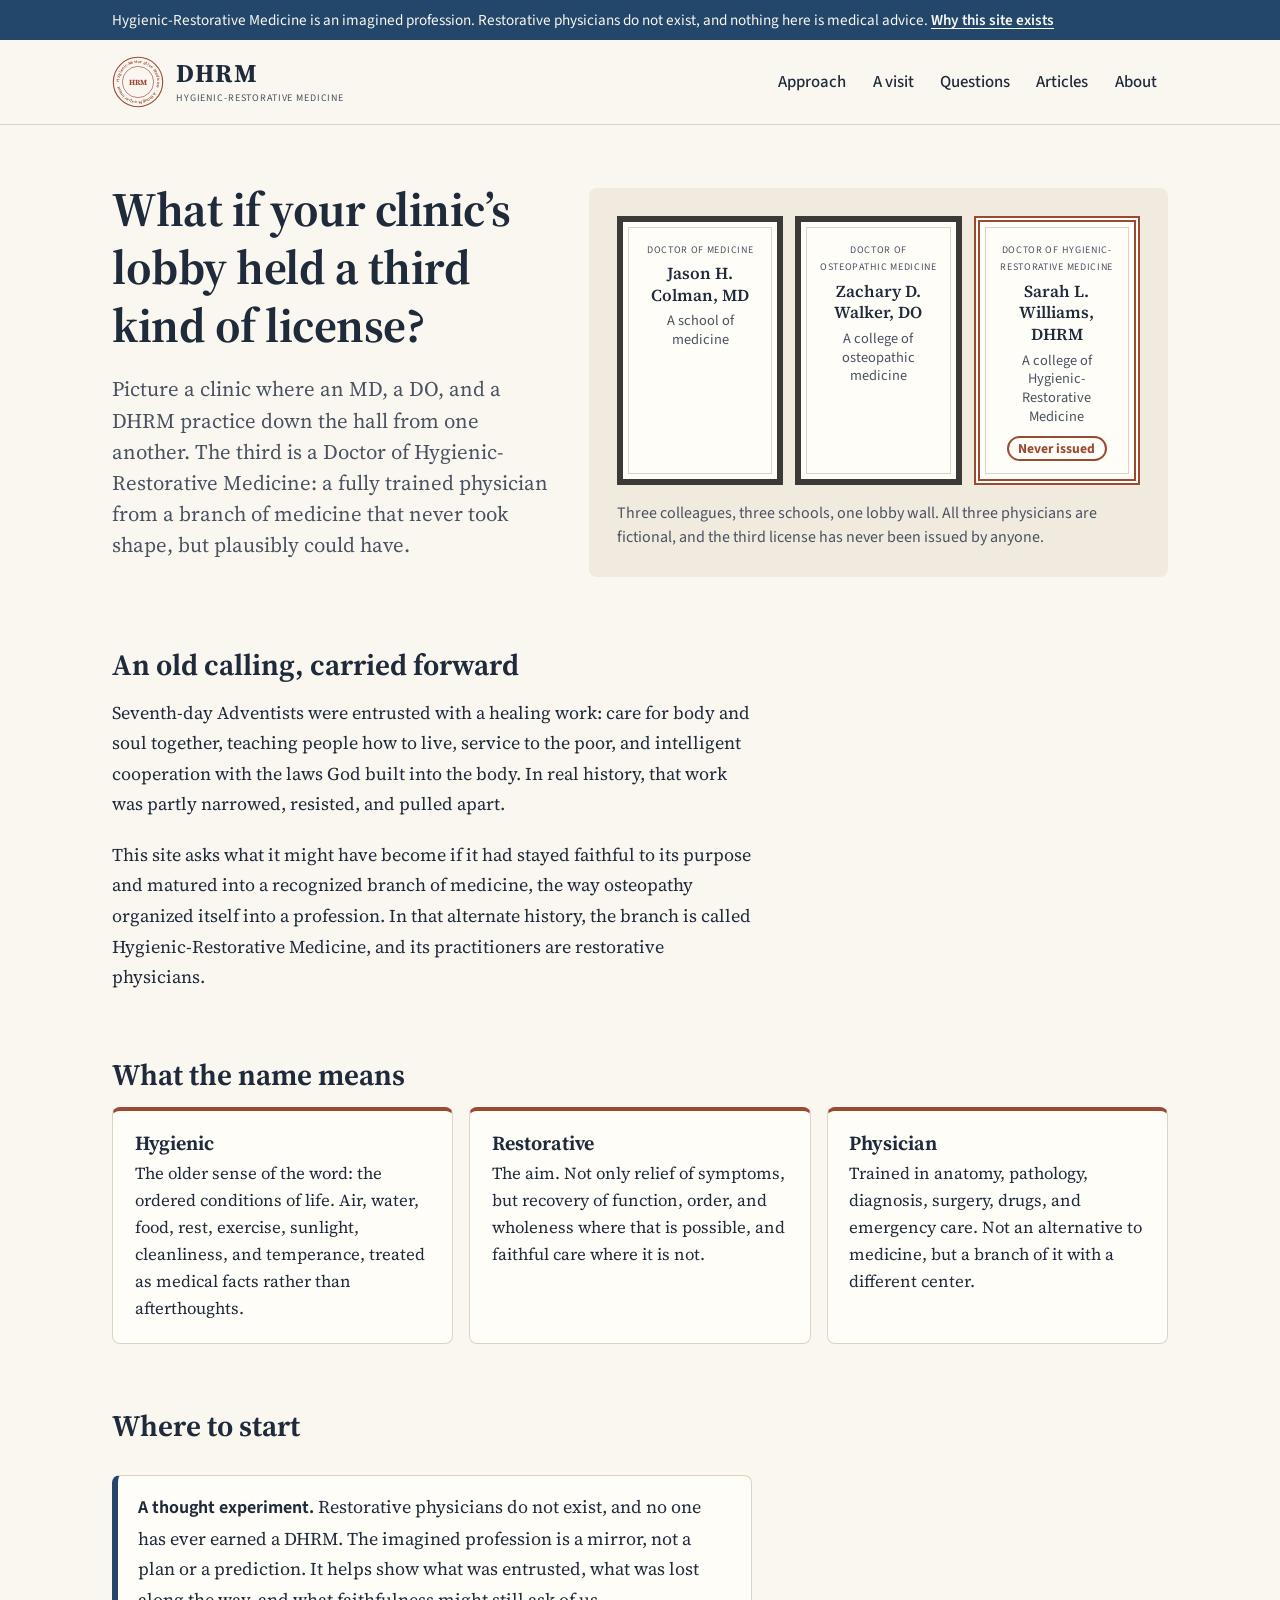
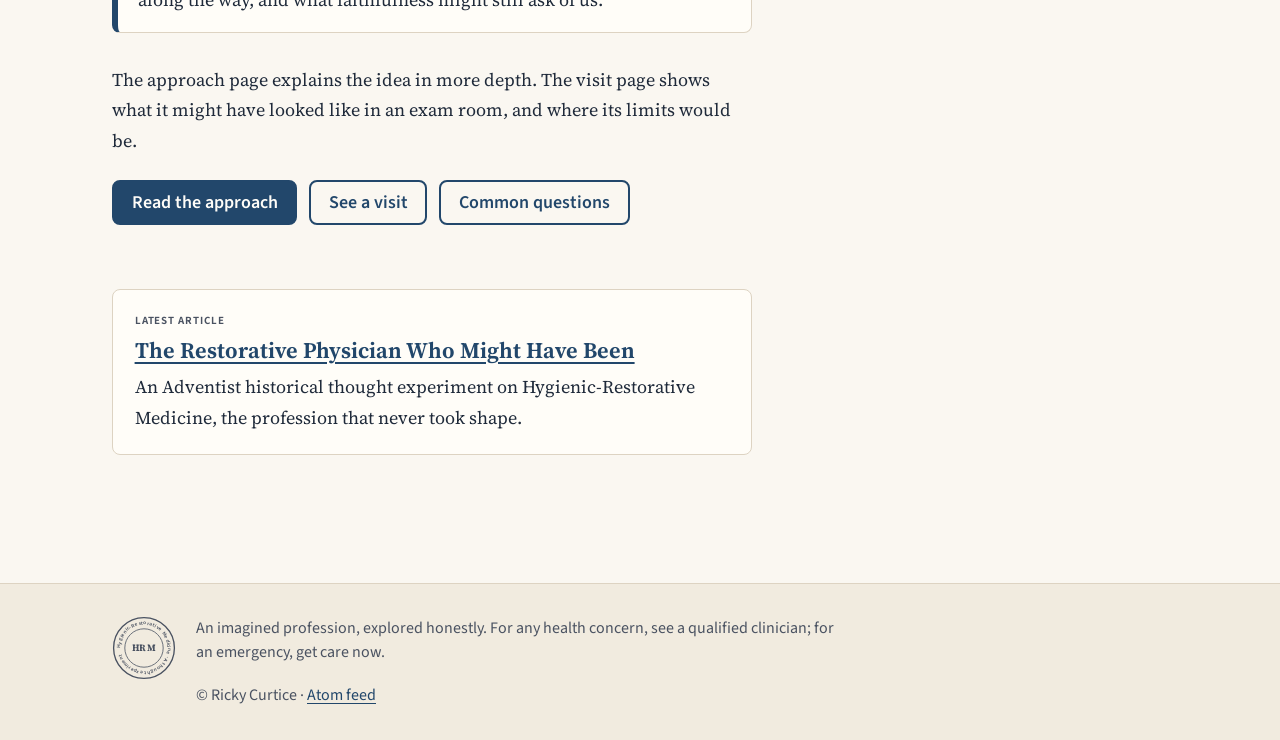
<file: index.html>
<!DOCTYPE html>
<html lang="en" dir="ltr">
  <head>
    <meta charset="utf-8">
    <meta name="viewport" content="width=device-width, initial-scale=1">
    <title>DHRM</title>
    <meta name="description" content="What if Adventist medical missionary work had matured into its own branch of medicine? An introduction to Hygienic-Restorative Medicine and the restorative physician who might have been.">
    <link rel="canonical" href="https://dhrm.site/">
    <link rel="alternate" type="application/atom+xml" href="/feed.xml" title="DHRM articles">
    <link rel="icon" href="/favicon.svg" type="image/svg+xml">
    <link rel="stylesheet" href="/assets/css/site.css">
    <meta property="og:type" content="website">
    <meta property="og:site_name" content="DHRM">
    <meta property="og:title" content="DHRM">
    <meta property="og:description" content="What if Adventist medical missionary work had matured into its own branch of medicine? An introduction to Hygienic-Restorative Medicine and the restorative physician who might have been.">
    <meta property="og:url" content="https://dhrm.site/">
    <meta property="og:locale" content="en_US">
    <meta name="twitter:card" content="summary">
    
  </head>
  <body>
    <a class="skip-link" href="#main">Skip to main content</a>
    <aside class="notice" aria-label="About this site">
      <p>Hygienic-Restorative Medicine is an imagined profession. Restorative physicians do not exist, and nothing here is medical advice. <a href="/about/">Why this site exists</a></p>
    </aside>
    <header class="site-header">
      <div class="wrap site-header__inner">
        <a class="brand" href="/" aria-current="page"><svg class="seal" viewBox="0 0 120 120" aria-hidden="true" focusable="false"><defs><path id="seal-ring-header" d="M 16 60 A 44 44 0 1 1 104 60 A 44 44 0 1 1 16 60"/></defs><circle cx="60" cy="60" r="57" fill="none" stroke="currentColor" stroke-width="2.5"/><circle cx="60" cy="60" r="36" fill="none" stroke="currentColor" stroke-width="1.5"/><text class="seal__ring" fill="currentColor"><textPath href="#seal-ring-header" textLength="266" lengthAdjust="spacingAndGlyphs">Hygienic-Restorative Medicine · A thought experiment</textPath></text><text class="seal__center" x="60" y="66" text-anchor="middle" fill="currentColor">HRM</text></svg>

          <span class="brand__text">
            <span class="brand__name">DHRM</span>
            <span class="brand__full">Hygienic-Restorative Medicine</span>
          </span>
        </a>
        <nav class="site-nav" aria-label="Site">
          <ul>
            <li><a href="/concept/">Approach</a></li>
            <li><a href="/visit/">A visit</a></li>
            <li><a href="/questions/">Questions</a></li>
            <li><a href="/articles/">Articles</a></li>
            <li><a href="/about/">About</a></li>
          </ul>
        </nav>
      </div>
    </header>
    <main id="main" class="wrap">
      
      <div class="hero">
<div>
<h1>What if your clinic’s lobby held a third kind of license?</h1>
<p class="lede">Picture a clinic where an MD, a DO, and a DHRM practice down the hall from one another. The third is a Doctor of Hygienic-Restorative Medicine: a fully trained physician from a branch of medicine that never took shape, but plausibly could have.</p>
</div>
<figure class="plaques">
<ul class="plaques__wall">
<li class="plaque"><p class="plaque__kind">Doctor of Medicine</p><p class="plaque__name">Jason H. Colman, <span class="plaque__degree">MD</span></p><p class="plaque__school">A school of medicine</p></li>
<li class="plaque"><p class="plaque__kind">Doctor of Osteopathic Medicine</p><p class="plaque__name">Zachary D. Walker, <span class="plaque__degree">DO</span></p><p class="plaque__school">A college of osteopathic medicine</p></li>
<li class="plaque plaque--imagined"><p class="plaque__kind">Doctor of Hygienic-Restorative Medicine</p><p class="plaque__name">Sarah L. Williams, <span class="plaque__degree">DHRM</span></p><p class="plaque__school">A college of Hygienic-Restorative Medicine</p><p class="plaque__status">Never issued</p></li>
</ul>
<figcaption>Three colleagues, three schools, one lobby wall. All three physicians are fictional, and the third license has never been issued by anyone.</figcaption>
</figure>
</div>
<section class="section" aria-labelledby="idea-heading">
<h2 id="idea-heading">An old calling, carried forward</h2>
<p>Seventh-day Adventists were entrusted with a healing work: care for body and soul together, teaching people how to live, service to the poor, and intelligent cooperation with the laws God built into the body. In real history, that work was partly narrowed, resisted, and pulled apart.</p>
<p>This site asks what it might have become if it had stayed faithful to its purpose and matured into a recognized branch of medicine, the way osteopathy organized itself into a profession. In that alternate history, the branch is called Hygienic-Restorative Medicine, and its practitioners are restorative physicians.</p>
</section>
<section class="section section--wide" aria-labelledby="name-heading">
<h2 id="name-heading">What the name means</h2>
<ul class="cards">
<li class="card"><h3>Hygienic</h3><p>The older sense of the word: the ordered conditions of life. Air, water, food, rest, exercise, sunlight, cleanliness, and temperance, treated as medical facts rather than afterthoughts.</p></li>
<li class="card"><h3>Restorative</h3><p>The aim. Not only relief of symptoms, but recovery of function, order, and wholeness where that is possible, and faithful care where it is not.</p></li>
<li class="card"><h3>Physician</h3><p>Trained in anatomy, pathology, diagnosis, surgery, drugs, and emergency care. Not an alternative to medicine, but a branch of it with a different center.</p></li>
</ul>
</section>
<section class="section" aria-labelledby="start-heading">
<h2 id="start-heading">Where to start</h2>
<div class="callout callout--note" role="note">
<p><strong>A thought experiment.</strong> Restorative physicians do not exist, and no one has ever earned a DHRM. The imagined profession is a mirror, not a plan or a prediction. It helps show what was entrusted, what was lost along the way, and what faithfulness might still ask of us.</p>
</div>
<p>The approach page explains the idea in more depth. The visit page shows what it might have looked like in an exam room, and where its limits would be.</p>
<ul class="actions">
<li><a class="button" href="/concept/">Read the approach</a></li>
<li><a class="button button--quiet" href="/visit/">See a visit</a></li>
<li><a class="button button--quiet" href="/questions/">Common questions</a></li>
</ul>
</section>
<section class="section latest" aria-labelledby="latest-heading">
<h2 id="latest-heading">Latest article</h2>
<h3><a href="/articles/the-restorative-physician-who-might-have-been/">The Restorative Physician Who Might Have Been</a></h3>
<p>An Adventist historical thought experiment on Hygienic-Restorative Medicine, the profession that never took shape.</p>
</section>


    </main>
    <footer class="site-footer">
      <div class="wrap site-footer__inner"><svg class="seal" viewBox="0 0 120 120" aria-hidden="true" focusable="false"><defs><path id="seal-ring-footer" d="M 16 60 A 44 44 0 1 1 104 60 A 44 44 0 1 1 16 60"/></defs><circle cx="60" cy="60" r="57" fill="none" stroke="currentColor" stroke-width="2.5"/><circle cx="60" cy="60" r="36" fill="none" stroke="currentColor" stroke-width="1.5"/><text class="seal__ring" fill="currentColor"><textPath href="#seal-ring-footer" textLength="266" lengthAdjust="spacingAndGlyphs">Hygienic-Restorative Medicine · A thought experiment</textPath></text><text class="seal__center" x="60" y="66" text-anchor="middle" fill="currentColor">HRM</text></svg>

        <div class="site-footer__text">
          <p>An imagined profession, explored honestly. For any health concern, see a qualified clinician; for an emergency, get care now.</p>
          <p>© Ricky Curtice · <a href="/feed.xml">Atom feed</a></p>
        </div>
      </div>
    </footer>
  </body>
</html>
</file>
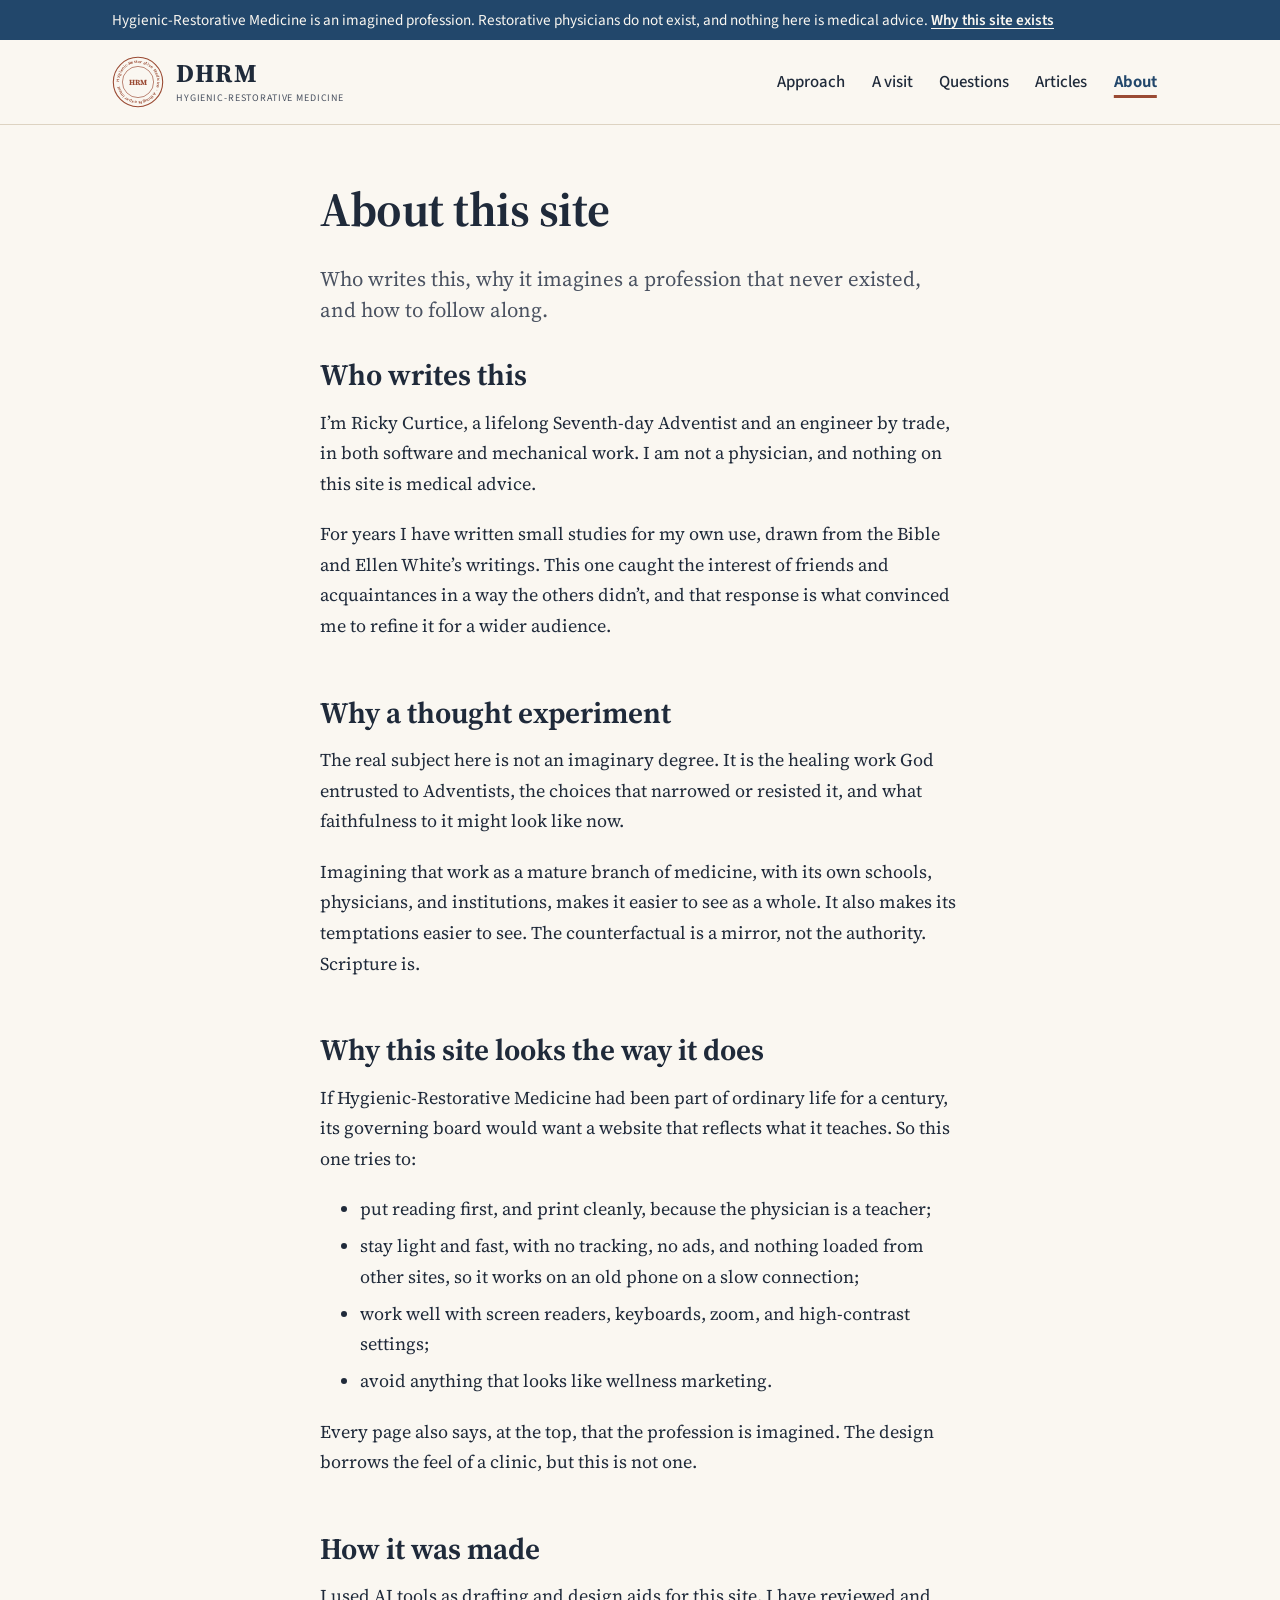
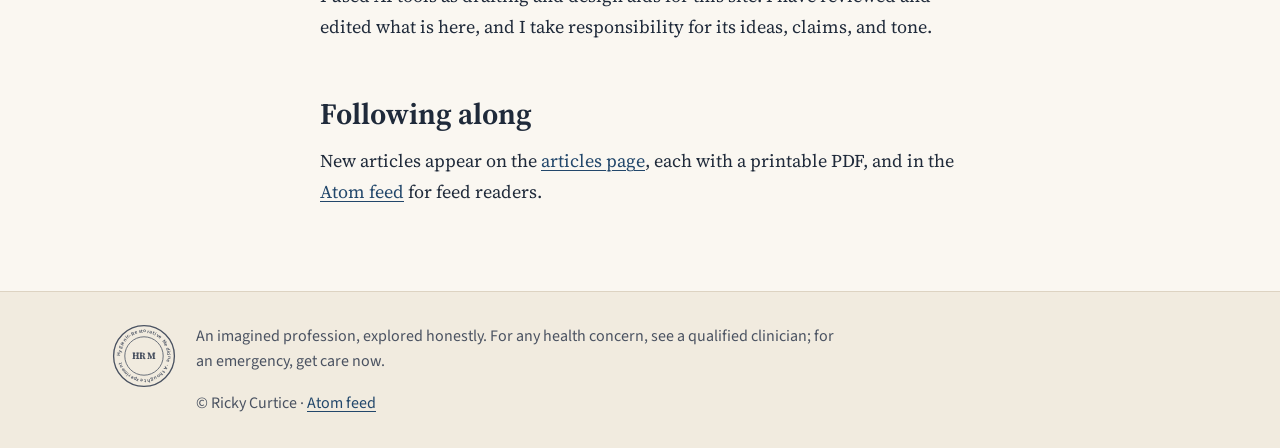
<file: about/index.html>
<!DOCTYPE html>
<html lang="en" dir="ltr">
  <head>
    <meta charset="utf-8">
    <meta name="viewport" content="width=device-width, initial-scale=1">
    <title>About this site · DHRM</title>
    <meta name="description" content="Who writes dhrm.site, why it imagines a profession that never existed, and how to follow along.">
    <link rel="canonical" href="https://dhrm.site/about/">
    <link rel="alternate" type="application/atom+xml" href="/feed.xml" title="DHRM articles">
    <link rel="icon" href="/favicon.svg" type="image/svg+xml">
    <link rel="stylesheet" href="/assets/css/site.css">
    <meta property="og:type" content="website">
    <meta property="og:site_name" content="DHRM">
    <meta property="og:title" content="About this site">
    <meta property="og:description" content="Who writes dhrm.site, why it imagines a profession that never existed, and how to follow along.">
    <meta property="og:url" content="https://dhrm.site/about/">
    <meta property="og:locale" content="en_US">
    <meta name="twitter:card" content="summary">
    
  </head>
  <body>
    <a class="skip-link" href="#main">Skip to main content</a>
    <aside class="notice" aria-label="About this site">
      <p>Hygienic-Restorative Medicine is an imagined profession. Restorative physicians do not exist, and nothing here is medical advice. <a href="/about/">Why this site exists</a></p>
    </aside>
    <header class="site-header">
      <div class="wrap site-header__inner">
        <a class="brand" href="/"><svg class="seal" viewBox="0 0 120 120" aria-hidden="true" focusable="false"><defs><path id="seal-ring-header" d="M 16 60 A 44 44 0 1 1 104 60 A 44 44 0 1 1 16 60"/></defs><circle cx="60" cy="60" r="57" fill="none" stroke="currentColor" stroke-width="2.5"/><circle cx="60" cy="60" r="36" fill="none" stroke="currentColor" stroke-width="1.5"/><text class="seal__ring" fill="currentColor"><textPath href="#seal-ring-header" textLength="266" lengthAdjust="spacingAndGlyphs">Hygienic-Restorative Medicine · A thought experiment</textPath></text><text class="seal__center" x="60" y="66" text-anchor="middle" fill="currentColor">HRM</text></svg>

          <span class="brand__text">
            <span class="brand__name">DHRM</span>
            <span class="brand__full">Hygienic-Restorative Medicine</span>
          </span>
        </a>
        <nav class="site-nav" aria-label="Site">
          <ul>
            <li><a href="/concept/">Approach</a></li>
            <li><a href="/visit/">A visit</a></li>
            <li><a href="/questions/">Questions</a></li>
            <li><a href="/articles/">Articles</a></li>
            <li><a href="/about/" aria-current="page">About</a></li>
          </ul>
        </nav>
      </div>
    </header>
    <main id="main" class="wrap">
      
      <article class="page">
  <header class="page-header">
    <h1>About this site</h1>
    <p class="lede">Who writes this, why it imagines a profession that never existed, and how to follow along.</p>
  </header>
  <div class="prose">
    <h2>Who writes this</h2>
<p>I’m Ricky Curtice, a lifelong Seventh-day Adventist and an engineer by trade, in both software and mechanical work. I am not a physician, and nothing on this site is medical advice.</p>
<p>For years I have written small studies for my own use, drawn from the Bible and Ellen White’s writings. This one caught the interest of friends and acquaintances in a way the others didn’t, and that response is what convinced me to refine it for a wider audience.</p>
<h2>Why a thought experiment</h2>
<p>The real subject here is not an imaginary degree. It is the healing work God entrusted to Adventists, the choices that narrowed or resisted it, and what faithfulness to it might look like now.</p>
<p>Imagining that work as a mature branch of medicine, with its own schools, physicians, and institutions, makes it easier to see as a whole. It also makes its temptations easier to see. The counterfactual is a mirror, not the authority. Scripture is.</p>
<h2>Why this site looks the way it does</h2>
<p>If Hygienic-Restorative Medicine had been part of ordinary life for a century, its governing board would want a website that reflects what it teaches. So this one tries to:</p>
<ul>
<li>put reading first, and print cleanly, because the physician is a teacher;</li>
<li>stay light and fast, with no tracking, no ads, and nothing loaded from other sites, so it works on an old phone on a slow connection;</li>
<li>work well with screen readers, keyboards, zoom, and high-contrast settings;</li>
<li>avoid anything that looks like wellness marketing.</li>
</ul>
<p>Every page also says, at the top, that the profession is imagined. The design borrows the feel of a clinic, but this is not one.</p>
<h2>How it was made</h2>
<p>I used AI tools as drafting and design aids for this site. I have reviewed and edited what is here, and I take responsibility for its ideas, claims, and tone.</p>
<h2>Following along</h2>
<p>New articles appear on the <a href="/articles/">articles page</a>, each with a printable PDF, and in the <a href="/feed.xml">Atom feed</a> for feed readers.</p>

  </div>
</article>

    </main>
    <footer class="site-footer">
      <div class="wrap site-footer__inner"><svg class="seal" viewBox="0 0 120 120" aria-hidden="true" focusable="false"><defs><path id="seal-ring-footer" d="M 16 60 A 44 44 0 1 1 104 60 A 44 44 0 1 1 16 60"/></defs><circle cx="60" cy="60" r="57" fill="none" stroke="currentColor" stroke-width="2.5"/><circle cx="60" cy="60" r="36" fill="none" stroke="currentColor" stroke-width="1.5"/><text class="seal__ring" fill="currentColor"><textPath href="#seal-ring-footer" textLength="266" lengthAdjust="spacingAndGlyphs">Hygienic-Restorative Medicine · A thought experiment</textPath></text><text class="seal__center" x="60" y="66" text-anchor="middle" fill="currentColor">HRM</text></svg>

        <div class="site-footer__text">
          <p>An imagined profession, explored honestly. For any health concern, see a qualified clinician; for an emergency, get care now.</p>
          <p>© Ricky Curtice · <a href="/feed.xml">Atom feed</a></p>
        </div>
      </div>
    </footer>
  </body>
</html>
</file>
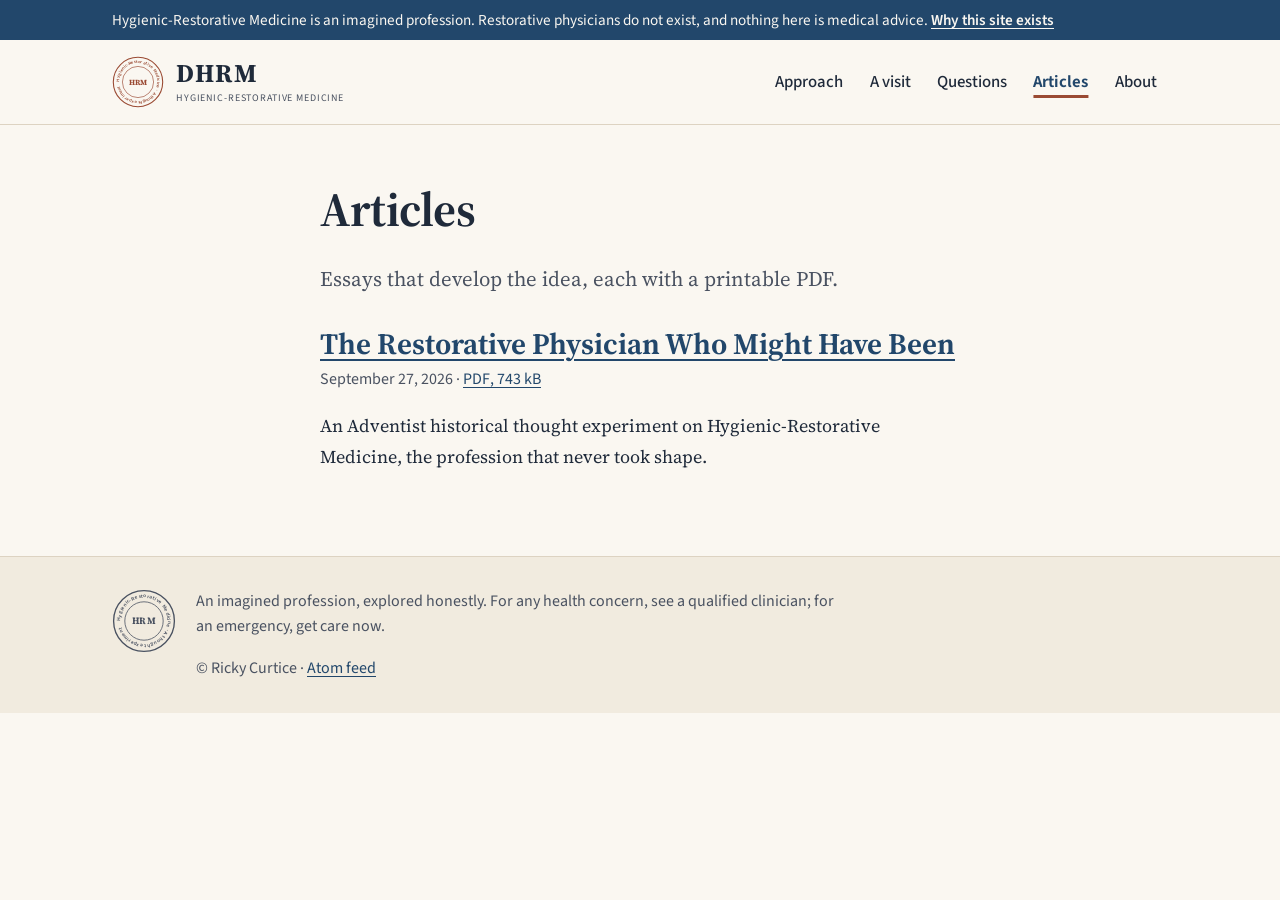
<file: articles/index.html>
<!DOCTYPE html>
<html lang="en" dir="ltr">
  <head>
    <meta charset="utf-8">
    <meta name="viewport" content="width=device-width, initial-scale=1">
    <title>Articles · DHRM</title>
    <meta name="description" content="What if Adventist medical missionary work had matured into its own branch of medicine? An introduction to Hygienic-Restorative Medicine and the restorative physician who might have been.">
    <link rel="canonical" href="https://dhrm.site/articles/">
    <link rel="alternate" type="application/atom+xml" href="/feed.xml" title="DHRM articles">
    <link rel="icon" href="/favicon.svg" type="image/svg+xml">
    <link rel="stylesheet" href="/assets/css/site.css">
    <meta property="og:type" content="website">
    <meta property="og:site_name" content="DHRM">
    <meta property="og:title" content="Articles">
    <meta property="og:description" content="What if Adventist medical missionary work had matured into its own branch of medicine? An introduction to Hygienic-Restorative Medicine and the restorative physician who might have been.">
    <meta property="og:url" content="https://dhrm.site/articles/">
    <meta property="og:locale" content="en_US">
    <meta name="twitter:card" content="summary">
    
  </head>
  <body>
    <a class="skip-link" href="#main">Skip to main content</a>
    <aside class="notice" aria-label="About this site">
      <p>Hygienic-Restorative Medicine is an imagined profession. Restorative physicians do not exist, and nothing here is medical advice. <a href="/about/">Why this site exists</a></p>
    </aside>
    <header class="site-header">
      <div class="wrap site-header__inner">
        <a class="brand" href="/"><svg class="seal" viewBox="0 0 120 120" aria-hidden="true" focusable="false"><defs><path id="seal-ring-header" d="M 16 60 A 44 44 0 1 1 104 60 A 44 44 0 1 1 16 60"/></defs><circle cx="60" cy="60" r="57" fill="none" stroke="currentColor" stroke-width="2.5"/><circle cx="60" cy="60" r="36" fill="none" stroke="currentColor" stroke-width="1.5"/><text class="seal__ring" fill="currentColor"><textPath href="#seal-ring-header" textLength="266" lengthAdjust="spacingAndGlyphs">Hygienic-Restorative Medicine · A thought experiment</textPath></text><text class="seal__center" x="60" y="66" text-anchor="middle" fill="currentColor">HRM</text></svg>

          <span class="brand__text">
            <span class="brand__name">DHRM</span>
            <span class="brand__full">Hygienic-Restorative Medicine</span>
          </span>
        </a>
        <nav class="site-nav" aria-label="Site">
          <ul>
            <li><a href="/concept/">Approach</a></li>
            <li><a href="/visit/">A visit</a></li>
            <li><a href="/questions/">Questions</a></li>
            <li><a href="/articles/" aria-current="page">Articles</a></li>
            <li><a href="/about/">About</a></li>
          </ul>
        </nav>
      </div>
    </header>
    <main id="main" class="wrap">
      
      <article class="page">
  <header class="page-header">
    <h1>Articles</h1>
    <p class="lede">Essays that develop the idea, each with a printable PDF.</p>
  </header>
  <div class="prose">
    
<ul class="article-list">
  <li>
    <h2><a href="/articles/the-restorative-physician-who-might-have-been/">The Restorative Physician Who Might Have Been</a></h2>
    <p class="meta"><time datetime="2026-09-27">September 27, 2026</time> · <a href="/articles/the-restorative-physician-who-might-have-been/the-restorative-physician-who-might-have-been.pdf" download>PDF<span class="visually-hidden">: The Restorative Physician Who Might Have Been</span>, 743 kB</a></p>
    <p>An Adventist historical thought experiment on Hygienic-Restorative Medicine, the profession that never took shape.</p>
  </li>
</ul>


  </div>
</article>

    </main>
    <footer class="site-footer">
      <div class="wrap site-footer__inner"><svg class="seal" viewBox="0 0 120 120" aria-hidden="true" focusable="false"><defs><path id="seal-ring-footer" d="M 16 60 A 44 44 0 1 1 104 60 A 44 44 0 1 1 16 60"/></defs><circle cx="60" cy="60" r="57" fill="none" stroke="currentColor" stroke-width="2.5"/><circle cx="60" cy="60" r="36" fill="none" stroke="currentColor" stroke-width="1.5"/><text class="seal__ring" fill="currentColor"><textPath href="#seal-ring-footer" textLength="266" lengthAdjust="spacingAndGlyphs">Hygienic-Restorative Medicine · A thought experiment</textPath></text><text class="seal__center" x="60" y="66" text-anchor="middle" fill="currentColor">HRM</text></svg>

        <div class="site-footer__text">
          <p>An imagined profession, explored honestly. For any health concern, see a qualified clinician; for an emergency, get care now.</p>
          <p>© Ricky Curtice · <a href="/feed.xml">Atom feed</a></p>
        </div>
      </div>
    </footer>
  </body>
</html>
</file>
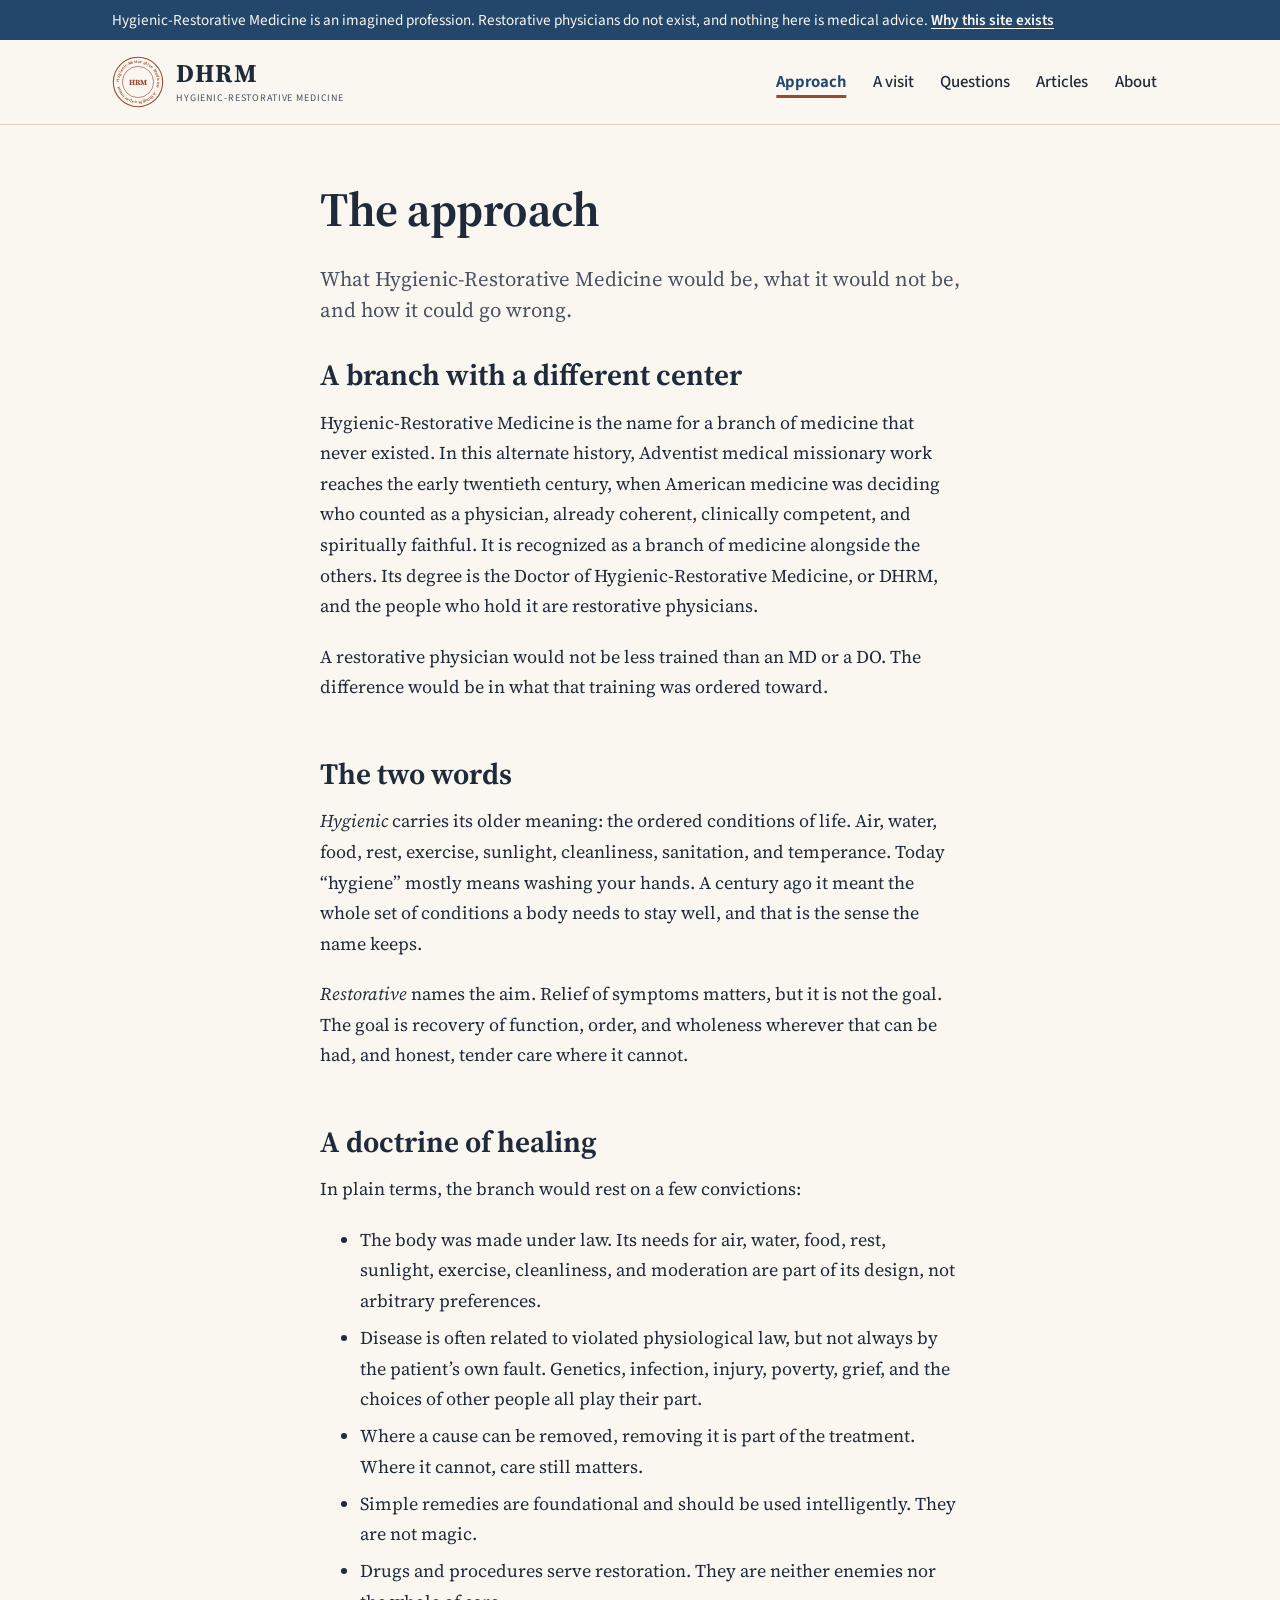
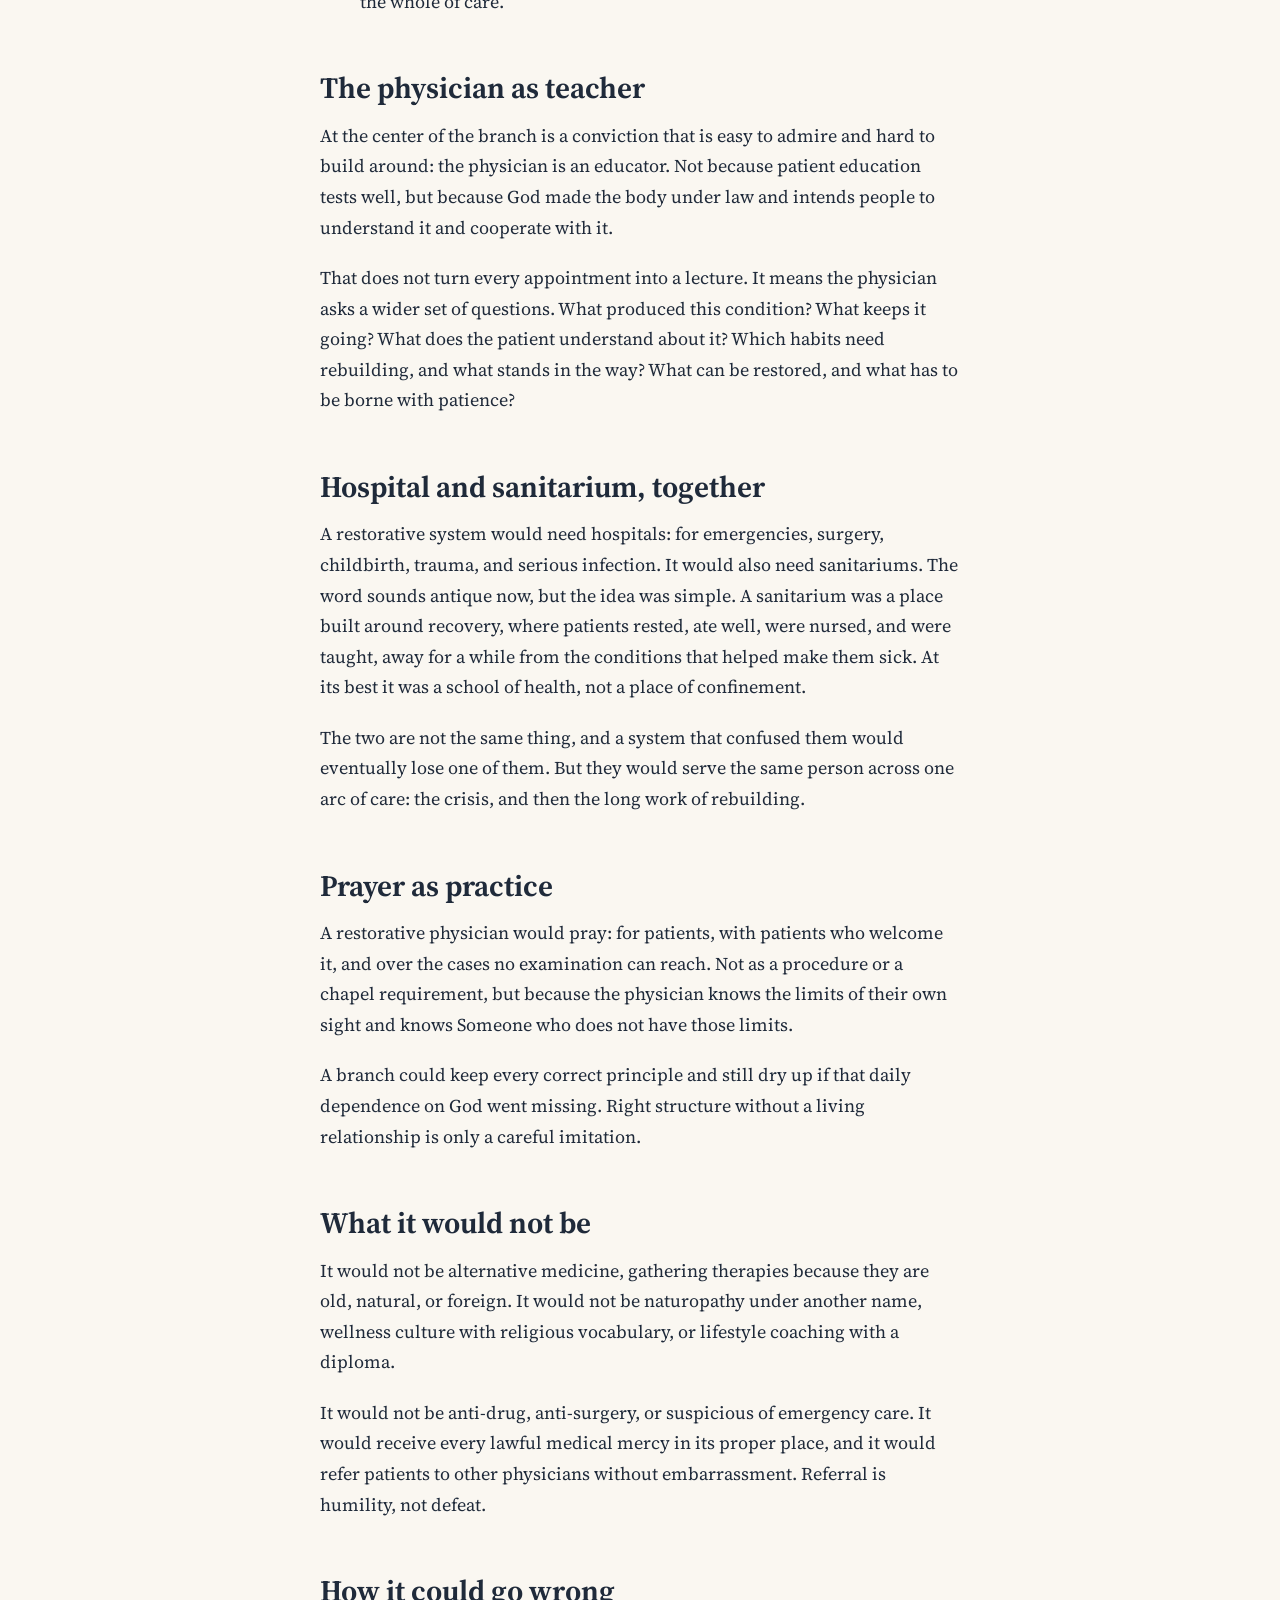
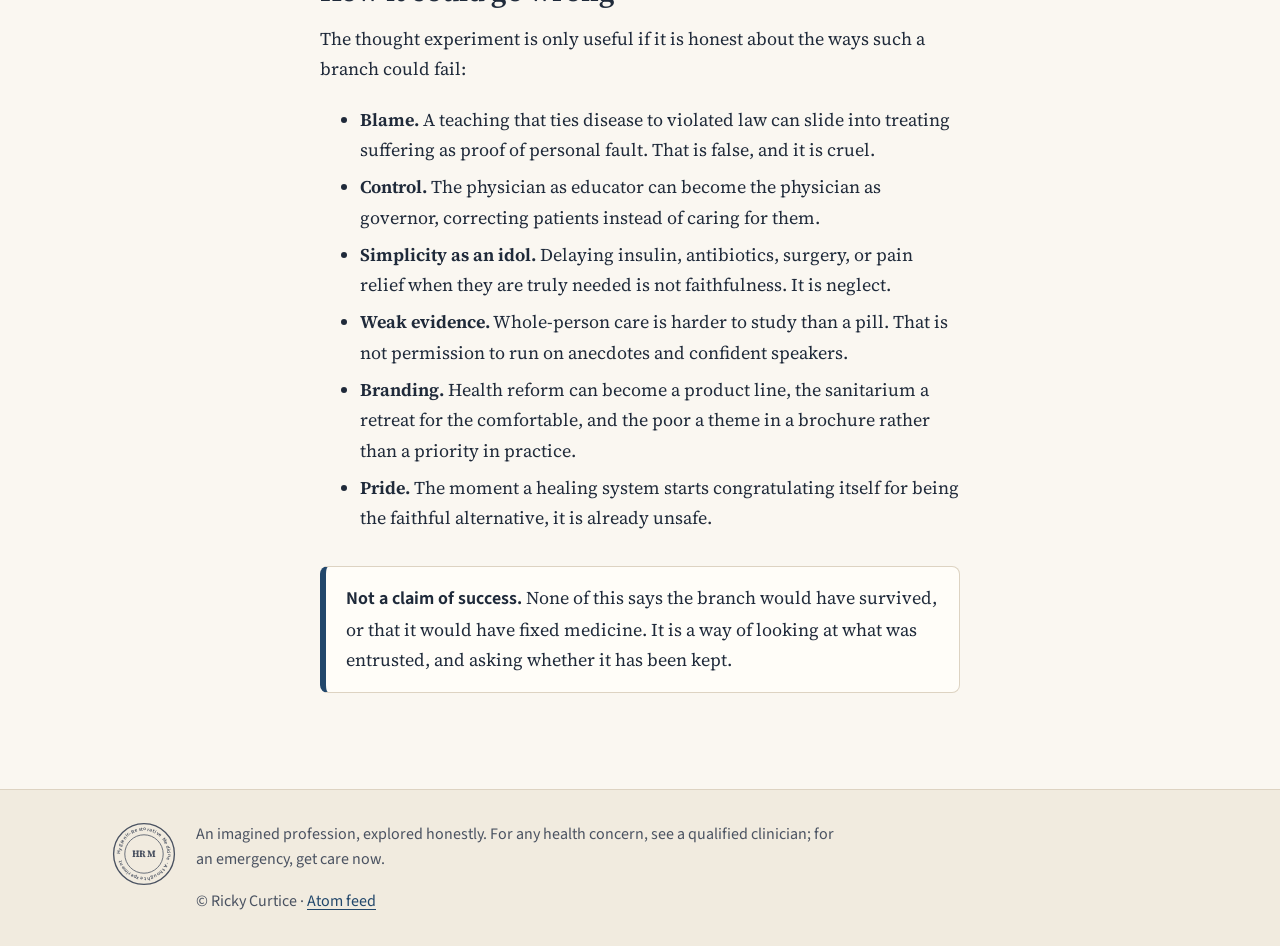
<file: concept/index.html>
<!DOCTYPE html>
<html lang="en" dir="ltr">
  <head>
    <meta charset="utf-8">
    <meta name="viewport" content="width=device-width, initial-scale=1">
    <title>The approach · DHRM</title>
    <meta name="description" content="What Hygienic-Restorative Medicine would be, what it would not be, and how it could go wrong.">
    <link rel="canonical" href="https://dhrm.site/concept/">
    <link rel="alternate" type="application/atom+xml" href="/feed.xml" title="DHRM articles">
    <link rel="icon" href="/favicon.svg" type="image/svg+xml">
    <link rel="stylesheet" href="/assets/css/site.css">
    <meta property="og:type" content="website">
    <meta property="og:site_name" content="DHRM">
    <meta property="og:title" content="The approach">
    <meta property="og:description" content="What Hygienic-Restorative Medicine would be, what it would not be, and how it could go wrong.">
    <meta property="og:url" content="https://dhrm.site/concept/">
    <meta property="og:locale" content="en_US">
    <meta name="twitter:card" content="summary">
    
  </head>
  <body>
    <a class="skip-link" href="#main">Skip to main content</a>
    <aside class="notice" aria-label="About this site">
      <p>Hygienic-Restorative Medicine is an imagined profession. Restorative physicians do not exist, and nothing here is medical advice. <a href="/about/">Why this site exists</a></p>
    </aside>
    <header class="site-header">
      <div class="wrap site-header__inner">
        <a class="brand" href="/"><svg class="seal" viewBox="0 0 120 120" aria-hidden="true" focusable="false"><defs><path id="seal-ring-header" d="M 16 60 A 44 44 0 1 1 104 60 A 44 44 0 1 1 16 60"/></defs><circle cx="60" cy="60" r="57" fill="none" stroke="currentColor" stroke-width="2.5"/><circle cx="60" cy="60" r="36" fill="none" stroke="currentColor" stroke-width="1.5"/><text class="seal__ring" fill="currentColor"><textPath href="#seal-ring-header" textLength="266" lengthAdjust="spacingAndGlyphs">Hygienic-Restorative Medicine · A thought experiment</textPath></text><text class="seal__center" x="60" y="66" text-anchor="middle" fill="currentColor">HRM</text></svg>

          <span class="brand__text">
            <span class="brand__name">DHRM</span>
            <span class="brand__full">Hygienic-Restorative Medicine</span>
          </span>
        </a>
        <nav class="site-nav" aria-label="Site">
          <ul>
            <li><a href="/concept/" aria-current="page">Approach</a></li>
            <li><a href="/visit/">A visit</a></li>
            <li><a href="/questions/">Questions</a></li>
            <li><a href="/articles/">Articles</a></li>
            <li><a href="/about/">About</a></li>
          </ul>
        </nav>
      </div>
    </header>
    <main id="main" class="wrap">
      
      <article class="page">
  <header class="page-header">
    <h1>The approach</h1>
    <p class="lede">What Hygienic-Restorative Medicine would be, what it would not be, and how it could go wrong.</p>
  </header>
  <div class="prose">
    <h2>A branch with a different center</h2>
<p>Hygienic-Restorative Medicine is the name for a branch of medicine that never existed. In this alternate history, Adventist medical missionary work reaches the early twentieth century, when American medicine was deciding who counted as a physician, already coherent, clinically competent, and spiritually faithful. It is recognized as a branch of medicine alongside the others. Its degree is the Doctor of Hygienic-Restorative Medicine, or DHRM, and the people who hold it are restorative physicians.</p>
<p>A restorative physician would not be less trained than an MD or a DO. The difference would be in what that training was ordered toward.</p>
<h2>The two words</h2>
<p><em>Hygienic</em> carries its older meaning: the ordered conditions of life. Air, water, food, rest, exercise, sunlight, cleanliness, sanitation, and temperance. Today “hygiene” mostly means washing your hands. A century ago it meant the whole set of conditions a body needs to stay well, and that is the sense the name keeps.</p>
<p><em>Restorative</em> names the aim. Relief of symptoms matters, but it is not the goal. The goal is recovery of function, order, and wholeness wherever that can be had, and honest, tender care where it cannot.</p>
<h2>A doctrine of healing</h2>
<p>In plain terms, the branch would rest on a few convictions:</p>
<ul>
<li>The body was made under law. Its needs for air, water, food, rest, sunlight, exercise, cleanliness, and moderation are part of its design, not arbitrary preferences.</li>
<li>Disease is often related to violated physiological law, but not always by the patient’s own fault. Genetics, infection, injury, poverty, grief, and the choices of other people all play their part.</li>
<li>Where a cause can be removed, removing it is part of the treatment. Where it cannot, care still matters.</li>
<li>Simple remedies are foundational and should be used intelligently. They are not magic.</li>
<li>Drugs and procedures serve restoration. They are neither enemies nor the whole of care.</li>
</ul>
<h2>The physician as teacher</h2>
<p>At the center of the branch is a conviction that is easy to admire and hard to build around: the physician is an educator. Not because patient education tests well, but because God made the body under law and intends people to understand it and cooperate with it.</p>
<p>That does not turn every appointment into a lecture. It means the physician asks a wider set of questions. What produced this condition? What keeps it going? What does the patient understand about it? Which habits need rebuilding, and what stands in the way? What can be restored, and what has to be borne with patience?</p>
<h2>Hospital and sanitarium, together</h2>
<p>A restorative system would need hospitals: for emergencies, surgery, childbirth, trauma, and serious infection. It would also need sanitariums. The word sounds antique now, but the idea was simple. A sanitarium was a place built around recovery, where patients rested, ate well, were nursed, and were taught, away for a while from the conditions that helped make them sick. At its best it was a school of health, not a place of confinement.</p>
<p>The two are not the same thing, and a system that confused them would eventually lose one of them. But they would serve the same person across one arc of care: the crisis, and then the long work of rebuilding.</p>
<h2>Prayer as practice</h2>
<p>A restorative physician would pray: for patients, with patients who welcome it, and over the cases no examination can reach. Not as a procedure or a chapel requirement, but because the physician knows the limits of their own sight and knows Someone who does not have those limits.</p>
<p>A branch could keep every correct principle and still dry up if that daily dependence on God went missing. Right structure without a living relationship is only a careful imitation.</p>
<h2>What it would not be</h2>
<p>It would not be alternative medicine, gathering therapies because they are old, natural, or foreign. It would not be naturopathy under another name, wellness culture with religious vocabulary, or lifestyle coaching with a diploma.</p>
<p>It would not be anti-drug, anti-surgery, or suspicious of emergency care. It would receive every lawful medical mercy in its proper place, and it would refer patients to other physicians without embarrassment. Referral is humility, not defeat.</p>
<h2>How it could go wrong</h2>
<p>The thought experiment is only useful if it is honest about the ways such a branch could fail:</p>
<ul>
<li><strong>Blame.</strong> A teaching that ties disease to violated law can slide into treating suffering as proof of personal fault. That is false, and it is cruel.</li>
<li><strong>Control.</strong> The physician as educator can become the physician as governor, correcting patients instead of caring for them.</li>
<li><strong>Simplicity as an idol.</strong> Delaying insulin, antibiotics, surgery, or pain relief when they are truly needed is not faithfulness. It is neglect.</li>
<li><strong>Weak evidence.</strong> Whole-person care is harder to study than a pill. That is not permission to run on anecdotes and confident speakers.</li>
<li><strong>Branding.</strong> Health reform can become a product line, the sanitarium a retreat for the comfortable, and the poor a theme in a brochure rather than a priority in practice.</li>
<li><strong>Pride.</strong> The moment a healing system starts congratulating itself for being the faithful alternative, it is already unsafe.</li>
</ul>
<div class="callout callout--note" role="note">
<p><strong>Not a claim of success.</strong> None of this says the branch would have survived, or that it would have fixed medicine. It is a way of looking at what was entrusted, and asking whether it has been kept.</p>
</div>

  </div>
</article>

    </main>
    <footer class="site-footer">
      <div class="wrap site-footer__inner"><svg class="seal" viewBox="0 0 120 120" aria-hidden="true" focusable="false"><defs><path id="seal-ring-footer" d="M 16 60 A 44 44 0 1 1 104 60 A 44 44 0 1 1 16 60"/></defs><circle cx="60" cy="60" r="57" fill="none" stroke="currentColor" stroke-width="2.5"/><circle cx="60" cy="60" r="36" fill="none" stroke="currentColor" stroke-width="1.5"/><text class="seal__ring" fill="currentColor"><textPath href="#seal-ring-footer" textLength="266" lengthAdjust="spacingAndGlyphs">Hygienic-Restorative Medicine · A thought experiment</textPath></text><text class="seal__center" x="60" y="66" text-anchor="middle" fill="currentColor">HRM</text></svg>

        <div class="site-footer__text">
          <p>An imagined profession, explored honestly. For any health concern, see a qualified clinician; for an emergency, get care now.</p>
          <p>© Ricky Curtice · <a href="/feed.xml">Atom feed</a></p>
        </div>
      </div>
    </footer>
  </body>
</html>
</file>
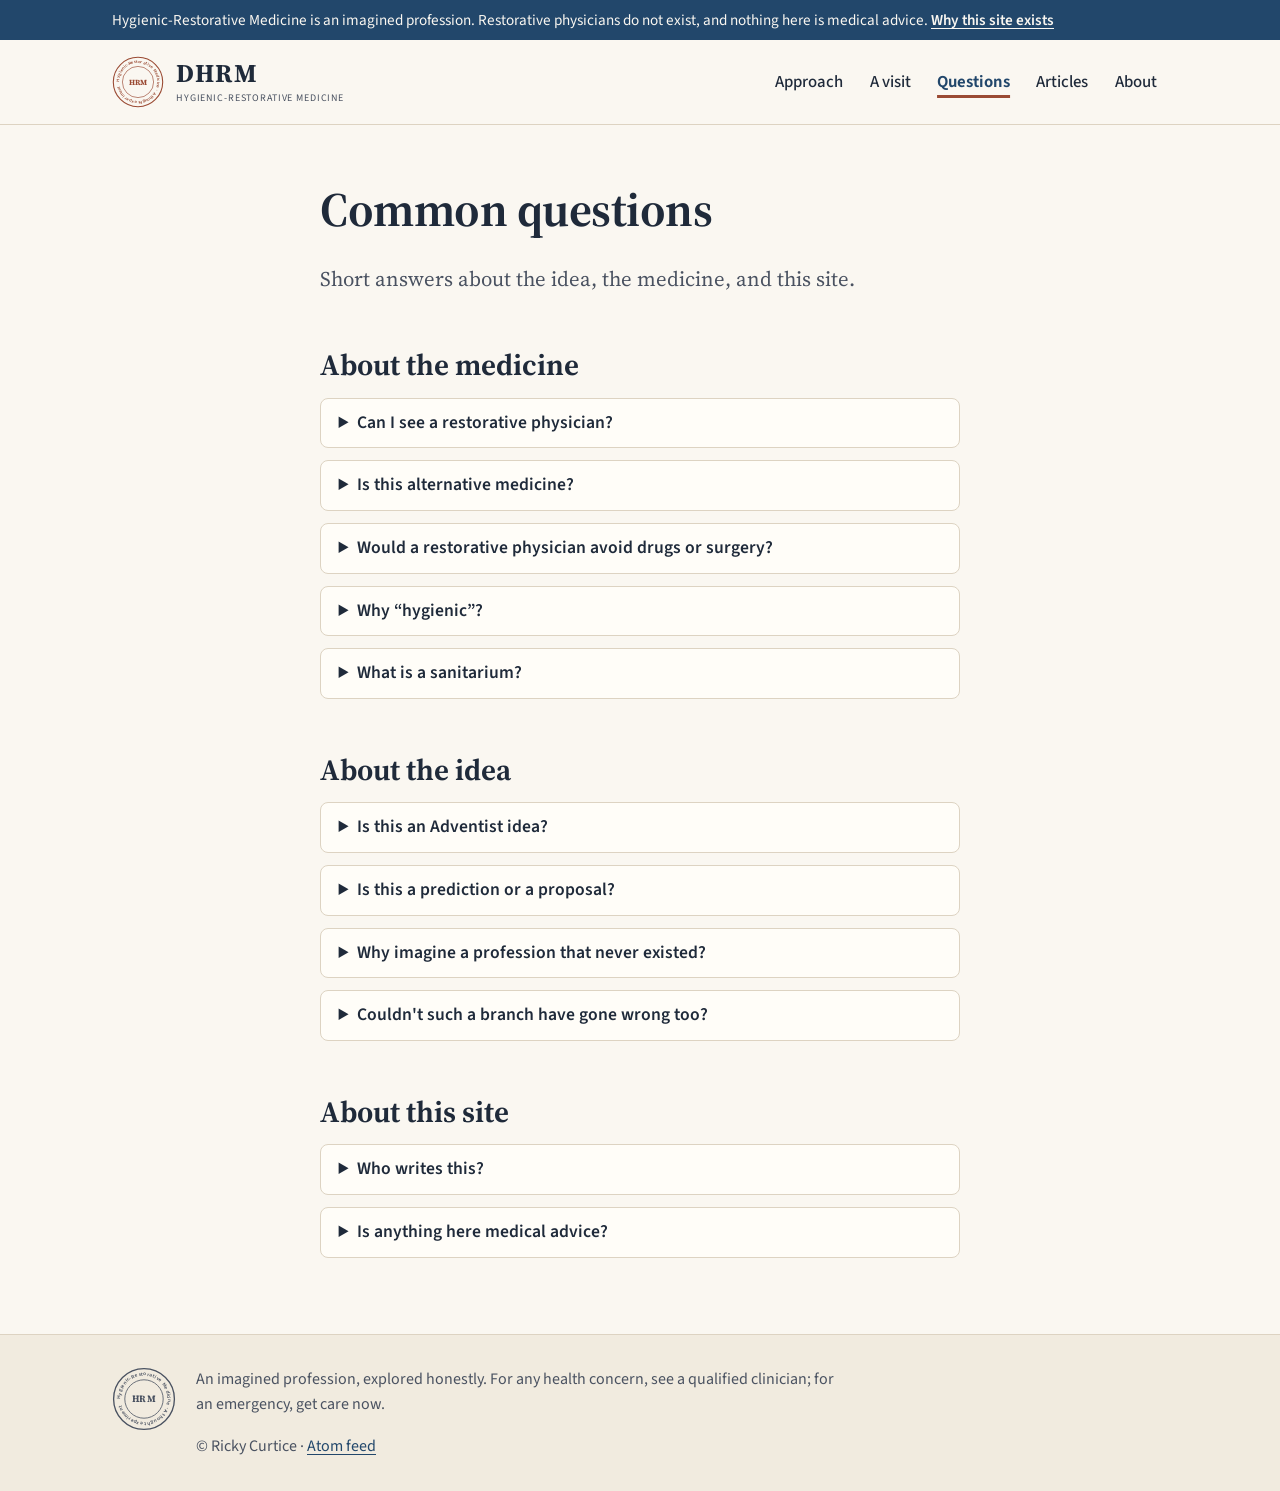
<file: questions/index.html>
<!DOCTYPE html>
<html lang="en" dir="ltr">
  <head>
    <meta charset="utf-8">
    <meta name="viewport" content="width=device-width, initial-scale=1">
    <title>Common questions · DHRM</title>
    <meta name="description" content="Short answers about Hygienic-Restorative Medicine, the restorative physician, and this site.">
    <link rel="canonical" href="https://dhrm.site/questions/">
    <link rel="alternate" type="application/atom+xml" href="/feed.xml" title="DHRM articles">
    <link rel="icon" href="/favicon.svg" type="image/svg+xml">
    <link rel="stylesheet" href="/assets/css/site.css">
    <meta property="og:type" content="website">
    <meta property="og:site_name" content="DHRM">
    <meta property="og:title" content="Common questions">
    <meta property="og:description" content="Short answers about Hygienic-Restorative Medicine, the restorative physician, and this site.">
    <meta property="og:url" content="https://dhrm.site/questions/">
    <meta property="og:locale" content="en_US">
    <meta name="twitter:card" content="summary">
    
  </head>
  <body>
    <a class="skip-link" href="#main">Skip to main content</a>
    <aside class="notice" aria-label="About this site">
      <p>Hygienic-Restorative Medicine is an imagined profession. Restorative physicians do not exist, and nothing here is medical advice. <a href="/about/">Why this site exists</a></p>
    </aside>
    <header class="site-header">
      <div class="wrap site-header__inner">
        <a class="brand" href="/"><svg class="seal" viewBox="0 0 120 120" aria-hidden="true" focusable="false"><defs><path id="seal-ring-header" d="M 16 60 A 44 44 0 1 1 104 60 A 44 44 0 1 1 16 60"/></defs><circle cx="60" cy="60" r="57" fill="none" stroke="currentColor" stroke-width="2.5"/><circle cx="60" cy="60" r="36" fill="none" stroke="currentColor" stroke-width="1.5"/><text class="seal__ring" fill="currentColor"><textPath href="#seal-ring-header" textLength="266" lengthAdjust="spacingAndGlyphs">Hygienic-Restorative Medicine · A thought experiment</textPath></text><text class="seal__center" x="60" y="66" text-anchor="middle" fill="currentColor">HRM</text></svg>

          <span class="brand__text">
            <span class="brand__name">DHRM</span>
            <span class="brand__full">Hygienic-Restorative Medicine</span>
          </span>
        </a>
        <nav class="site-nav" aria-label="Site">
          <ul>
            <li><a href="/concept/">Approach</a></li>
            <li><a href="/visit/">A visit</a></li>
            <li><a href="/questions/" aria-current="page">Questions</a></li>
            <li><a href="/articles/">Articles</a></li>
            <li><a href="/about/">About</a></li>
          </ul>
        </nav>
      </div>
    </header>
    <main id="main" class="wrap">
      
      <article class="page">
  <header class="page-header">
    <h1>Common questions</h1>
    <p class="lede">Short answers about the idea, the medicine, and this site.</p>
  </header>
  <div class="prose">
    <div class="faq">
<h2>About the medicine</h2>
<details>
<summary>Can I see a restorative physician?</summary>
<p>No. The profession does not exist, and no one holds a Doctor of Hygienic-Restorative Medicine (DHRM). For your own health, please see a qualified clinician. If symptoms are sudden, severe, or getting worse, get urgent care or call emergency services.</p>
</details>
<details>
<summary>Is this alternative medicine?</summary>
<p>No. In the thought experiment, a restorative physician is a licensed physician trained in the same sciences as an MD or a DO: anatomy, pathology, microbiology, diagnosis, pharmacology, surgery, obstetrics, and emergency care. It is not naturopathy under another name, and it is not wellness culture with religious vocabulary.</p>
</details>
<details>
<summary>Would a restorative physician avoid drugs or surgery?</summary>
<p>No. They would be sparing with drugs, but not careless with life. The question would be what this patient needs right now that does the most good and the least harm. Sometimes that is rest, food, water, instruction, and time. Sometimes it is insulin, antibiotics, or the operating room.</p>
</details>
<details>
<summary>Why “hygienic”?</summary>
<p>Because of the word’s older meaning: the ordered conditions of life, such as air, water, food, rest, exercise, sunlight, cleanliness, and temperance. The name keeps that older sense, not the modern one of washing your hands.</p>
</details>
<details>
<summary>What is a sanitarium?</summary>
<p>A health institution built around recovery rather than acute crisis. Patients rested, ate well, were nursed and treated, and were taught how to live differently, away for a while from the conditions that helped make them sick. In this alternate history, sanitariums work alongside hospitals rather than replacing them.</p>
</details>
<h2>About the idea</h2>
<details>
<summary>Is this an Adventist idea?</summary>
<p>Yes. It grows out of Seventh-day Adventist medical missionary work, and out of Ellen G. White’s writings on health, education, and medical work, which shaped that work from the start. You do not need to be Adventist to follow it, and the site does not assume you are.</p>
</details>
<details>
<summary>Is this a prediction or a proposal?</summary>
<p>Neither. It is a counterfactual: a disciplined look at what could plausibly have happened if events had gone differently. It does not claim that God guaranteed such an outcome, that Ellen White predicted this profession, or that it would have fixed healthcare. The imagined branch is a mirror, not the authority.</p>
</details>
<details>
<summary>Why imagine a profession that never existed?</summary>
<p>Because a road not taken can show what the road actually taken left behind. Seen as one working whole, the pieces of the Adventist healing vision are easier to recognize when they turn up apart: the physician as teacher, the institution as a school of health, care for the whole person, and service to the poor.</p>
</details>
<details>
<summary>Couldn't such a branch have gone wrong too?</summary>
<p>Certainly. It could have blamed patients for their illnesses, controlled them instead of caring for them, made an idol of simple remedies, leaned on weak evidence, turned into a brand, or grown proud. The <a href="/concept/">approach page</a> says more about each.</p>
</details>
<h2>About this site</h2>
<details>
<summary>Who writes this?</summary>
<p>Ricky Curtice, a lifelong Seventh-day Adventist and an engineer by trade. He is not a physician. See <a href="/about/">about this site</a>.</p>
</details>
<details>
<summary>Is anything here medical advice?</summary>
<p>No. The site describes an imagined profession historically, theologically, and as a thought experiment. It does not diagnose, treat, or advise anyone about their own health.</p>
</details>
</div>

  </div>
</article>

    </main>
    <footer class="site-footer">
      <div class="wrap site-footer__inner"><svg class="seal" viewBox="0 0 120 120" aria-hidden="true" focusable="false"><defs><path id="seal-ring-footer" d="M 16 60 A 44 44 0 1 1 104 60 A 44 44 0 1 1 16 60"/></defs><circle cx="60" cy="60" r="57" fill="none" stroke="currentColor" stroke-width="2.5"/><circle cx="60" cy="60" r="36" fill="none" stroke="currentColor" stroke-width="1.5"/><text class="seal__ring" fill="currentColor"><textPath href="#seal-ring-footer" textLength="266" lengthAdjust="spacingAndGlyphs">Hygienic-Restorative Medicine · A thought experiment</textPath></text><text class="seal__center" x="60" y="66" text-anchor="middle" fill="currentColor">HRM</text></svg>

        <div class="site-footer__text">
          <p>An imagined profession, explored honestly. For any health concern, see a qualified clinician; for an emergency, get care now.</p>
          <p>© Ricky Curtice · <a href="/feed.xml">Atom feed</a></p>
        </div>
      </div>
    </footer>
  </body>
</html>
</file>
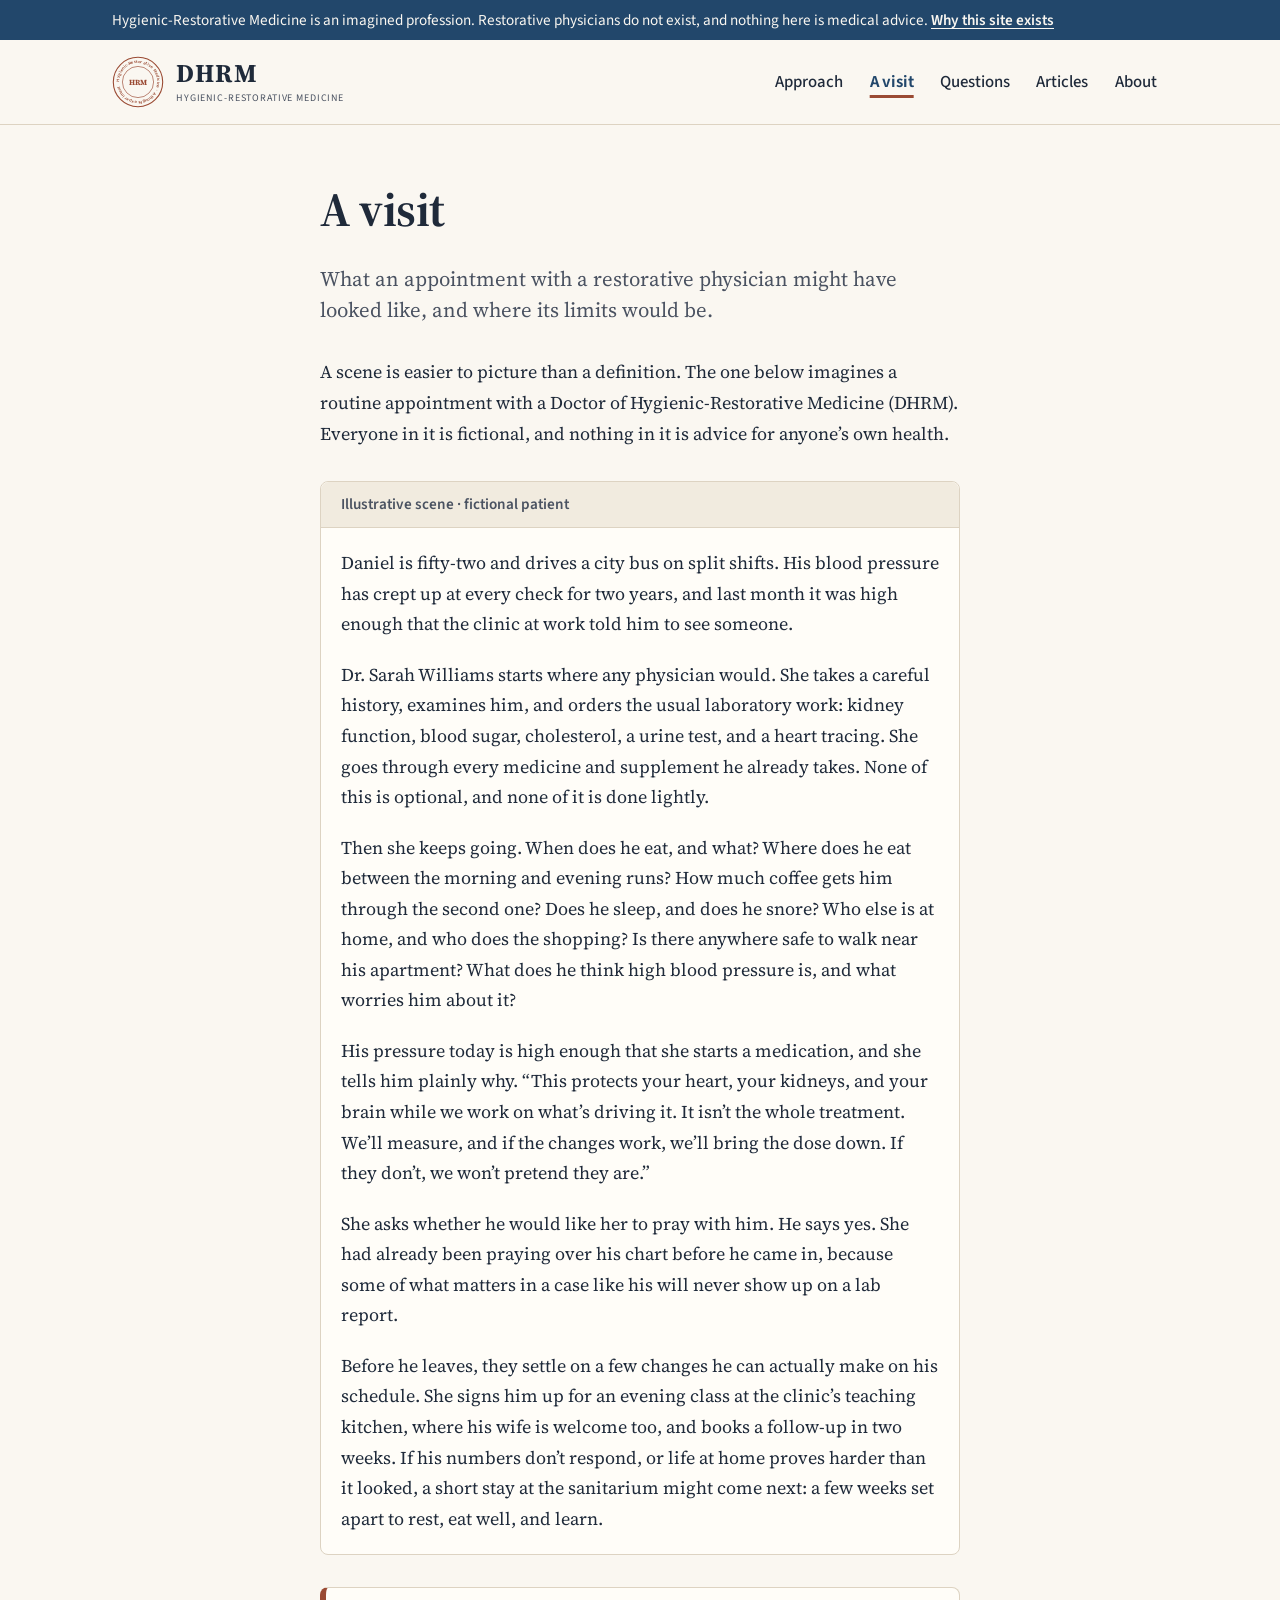
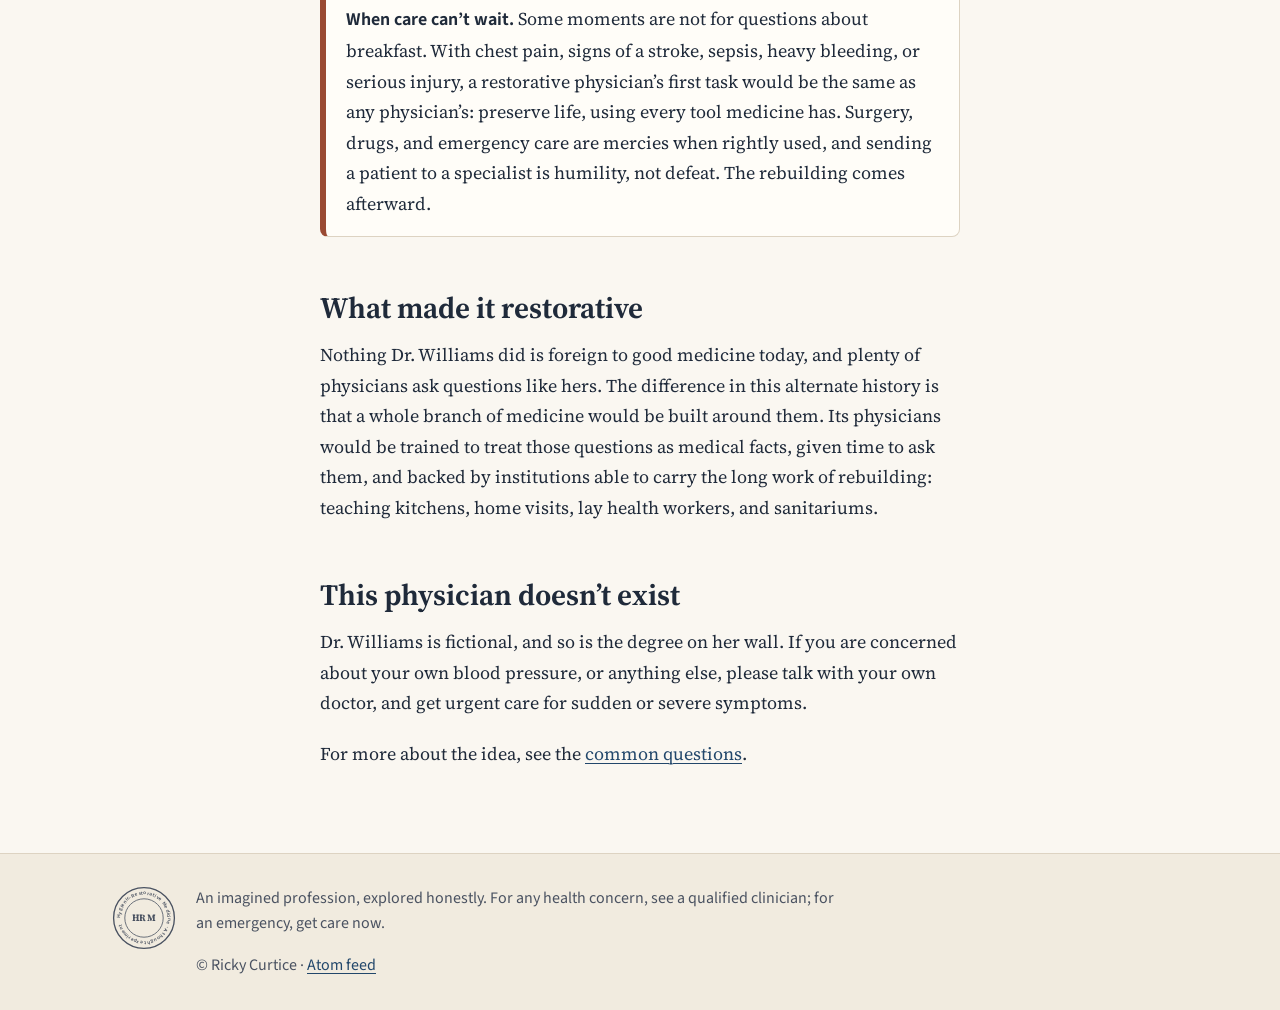
<file: visit/index.html>
<!DOCTYPE html>
<html lang="en" dir="ltr">
  <head>
    <meta charset="utf-8">
    <meta name="viewport" content="width=device-width, initial-scale=1">
    <title>A visit · DHRM</title>
    <meta name="description" content="What an appointment with a restorative physician might have looked like, and where its limits would be.">
    <link rel="canonical" href="https://dhrm.site/visit/">
    <link rel="alternate" type="application/atom+xml" href="/feed.xml" title="DHRM articles">
    <link rel="icon" href="/favicon.svg" type="image/svg+xml">
    <link rel="stylesheet" href="/assets/css/site.css">
    <meta property="og:type" content="website">
    <meta property="og:site_name" content="DHRM">
    <meta property="og:title" content="A visit">
    <meta property="og:description" content="What an appointment with a restorative physician might have looked like, and where its limits would be.">
    <meta property="og:url" content="https://dhrm.site/visit/">
    <meta property="og:locale" content="en_US">
    <meta name="twitter:card" content="summary">
    
  </head>
  <body>
    <a class="skip-link" href="#main">Skip to main content</a>
    <aside class="notice" aria-label="About this site">
      <p>Hygienic-Restorative Medicine is an imagined profession. Restorative physicians do not exist, and nothing here is medical advice. <a href="/about/">Why this site exists</a></p>
    </aside>
    <header class="site-header">
      <div class="wrap site-header__inner">
        <a class="brand" href="/"><svg class="seal" viewBox="0 0 120 120" aria-hidden="true" focusable="false"><defs><path id="seal-ring-header" d="M 16 60 A 44 44 0 1 1 104 60 A 44 44 0 1 1 16 60"/></defs><circle cx="60" cy="60" r="57" fill="none" stroke="currentColor" stroke-width="2.5"/><circle cx="60" cy="60" r="36" fill="none" stroke="currentColor" stroke-width="1.5"/><text class="seal__ring" fill="currentColor"><textPath href="#seal-ring-header" textLength="266" lengthAdjust="spacingAndGlyphs">Hygienic-Restorative Medicine · A thought experiment</textPath></text><text class="seal__center" x="60" y="66" text-anchor="middle" fill="currentColor">HRM</text></svg>

          <span class="brand__text">
            <span class="brand__name">DHRM</span>
            <span class="brand__full">Hygienic-Restorative Medicine</span>
          </span>
        </a>
        <nav class="site-nav" aria-label="Site">
          <ul>
            <li><a href="/concept/">Approach</a></li>
            <li><a href="/visit/" aria-current="page">A visit</a></li>
            <li><a href="/questions/">Questions</a></li>
            <li><a href="/articles/">Articles</a></li>
            <li><a href="/about/">About</a></li>
          </ul>
        </nav>
      </div>
    </header>
    <main id="main" class="wrap">
      
      <article class="page">
  <header class="page-header">
    <h1>A visit</h1>
    <p class="lede">What an appointment with a restorative physician might have looked like, and where its limits would be.</p>
  </header>
  <div class="prose">
    <p>A scene is easier to picture than a definition. The one below imagines a routine appointment with a Doctor of Hygienic-Restorative Medicine (DHRM). Everyone in it is fictional, and nothing in it is advice for anyone’s own health.</p>
<section class="scene" aria-labelledby="scene-label">
<p class="scene__label" id="scene-label">Illustrative scene · fictional patient</p>
<div class="scene__body">
<p>Daniel is fifty-two and drives a city bus on split shifts. His blood pressure has crept up at every check for two years, and last month it was high enough that the clinic at work told him to see someone.</p>
<p>Dr. Sarah Williams starts where any physician would. She takes a careful history, examines him, and orders the usual laboratory work: kidney function, blood sugar, cholesterol, a urine test, and a heart tracing. She goes through every medicine and supplement he already takes. None of this is optional, and none of it is done lightly.</p>
<p>Then she keeps going. When does he eat, and what? Where does he eat between the morning and evening runs? How much coffee gets him through the second one? Does he sleep, and does he snore? Who else is at home, and who does the shopping? Is there anywhere safe to walk near his apartment? What does he think high blood pressure is, and what worries him about it?</p>
<p>His pressure today is high enough that she starts a medication, and she tells him plainly why. “This protects your heart, your kidneys, and your brain while we work on what’s driving it. It isn’t the whole treatment. We’ll measure, and if the changes work, we’ll bring the dose down. If they don’t, we won’t pretend they are.”</p>
<p>She asks whether he would like her to pray with him. He says yes. She had already been praying over his chart before he came in, because some of what matters in a case like his will never show up on a lab report.</p>
<p>Before he leaves, they settle on a few changes he can actually make on his schedule. She signs him up for an evening class at the clinic’s teaching kitchen, where his wife is welcome too, and books a follow-up in two weeks. If his numbers don’t respond, or life at home proves harder than it looked, a short stay at the sanitarium might come next: a few weeks set apart to rest, eat well, and learn.</p>
</div>
</section>
<div class="callout callout--boundary" role="note">
<p><strong>When care can’t wait.</strong> Some moments are not for questions about breakfast. With chest pain, signs of a stroke, sepsis, heavy bleeding, or serious injury, a restorative physician’s first task would be the same as any physician’s: preserve life, using every tool medicine has. Surgery, drugs, and emergency care are mercies when rightly used, and sending a patient to a specialist is humility, not defeat. The rebuilding comes afterward.</p>
</div>
<h2>What made it restorative</h2>
<p>Nothing Dr. Williams did is foreign to good medicine today, and plenty of physicians ask questions like hers. The difference in this alternate history is that a whole branch of medicine would be built around them. Its physicians would be trained to treat those questions as medical facts, given time to ask them, and backed by institutions able to carry the long work of rebuilding: teaching kitchens, home visits, lay health workers, and sanitariums.</p>
<h2>This physician doesn’t exist</h2>
<p>Dr. Williams is fictional, and so is the degree on her wall. If you are concerned about your own blood pressure, or anything else, please talk with your own doctor, and get urgent care for sudden or severe symptoms.</p>
<p>For more about the idea, see the <a href="/questions/">common questions</a>.</p>

  </div>
</article>

    </main>
    <footer class="site-footer">
      <div class="wrap site-footer__inner"><svg class="seal" viewBox="0 0 120 120" aria-hidden="true" focusable="false"><defs><path id="seal-ring-footer" d="M 16 60 A 44 44 0 1 1 104 60 A 44 44 0 1 1 16 60"/></defs><circle cx="60" cy="60" r="57" fill="none" stroke="currentColor" stroke-width="2.5"/><circle cx="60" cy="60" r="36" fill="none" stroke="currentColor" stroke-width="1.5"/><text class="seal__ring" fill="currentColor"><textPath href="#seal-ring-footer" textLength="266" lengthAdjust="spacingAndGlyphs">Hygienic-Restorative Medicine · A thought experiment</textPath></text><text class="seal__center" x="60" y="66" text-anchor="middle" fill="currentColor">HRM</text></svg>

        <div class="site-footer__text">
          <p>An imagined profession, explored honestly. For any health concern, see a qualified clinician; for an emergency, get care now.</p>
          <p>© Ricky Curtice · <a href="/feed.xml">Atom feed</a></p>
        </div>
      </div>
    </footer>
  </body>
</html>
</file>
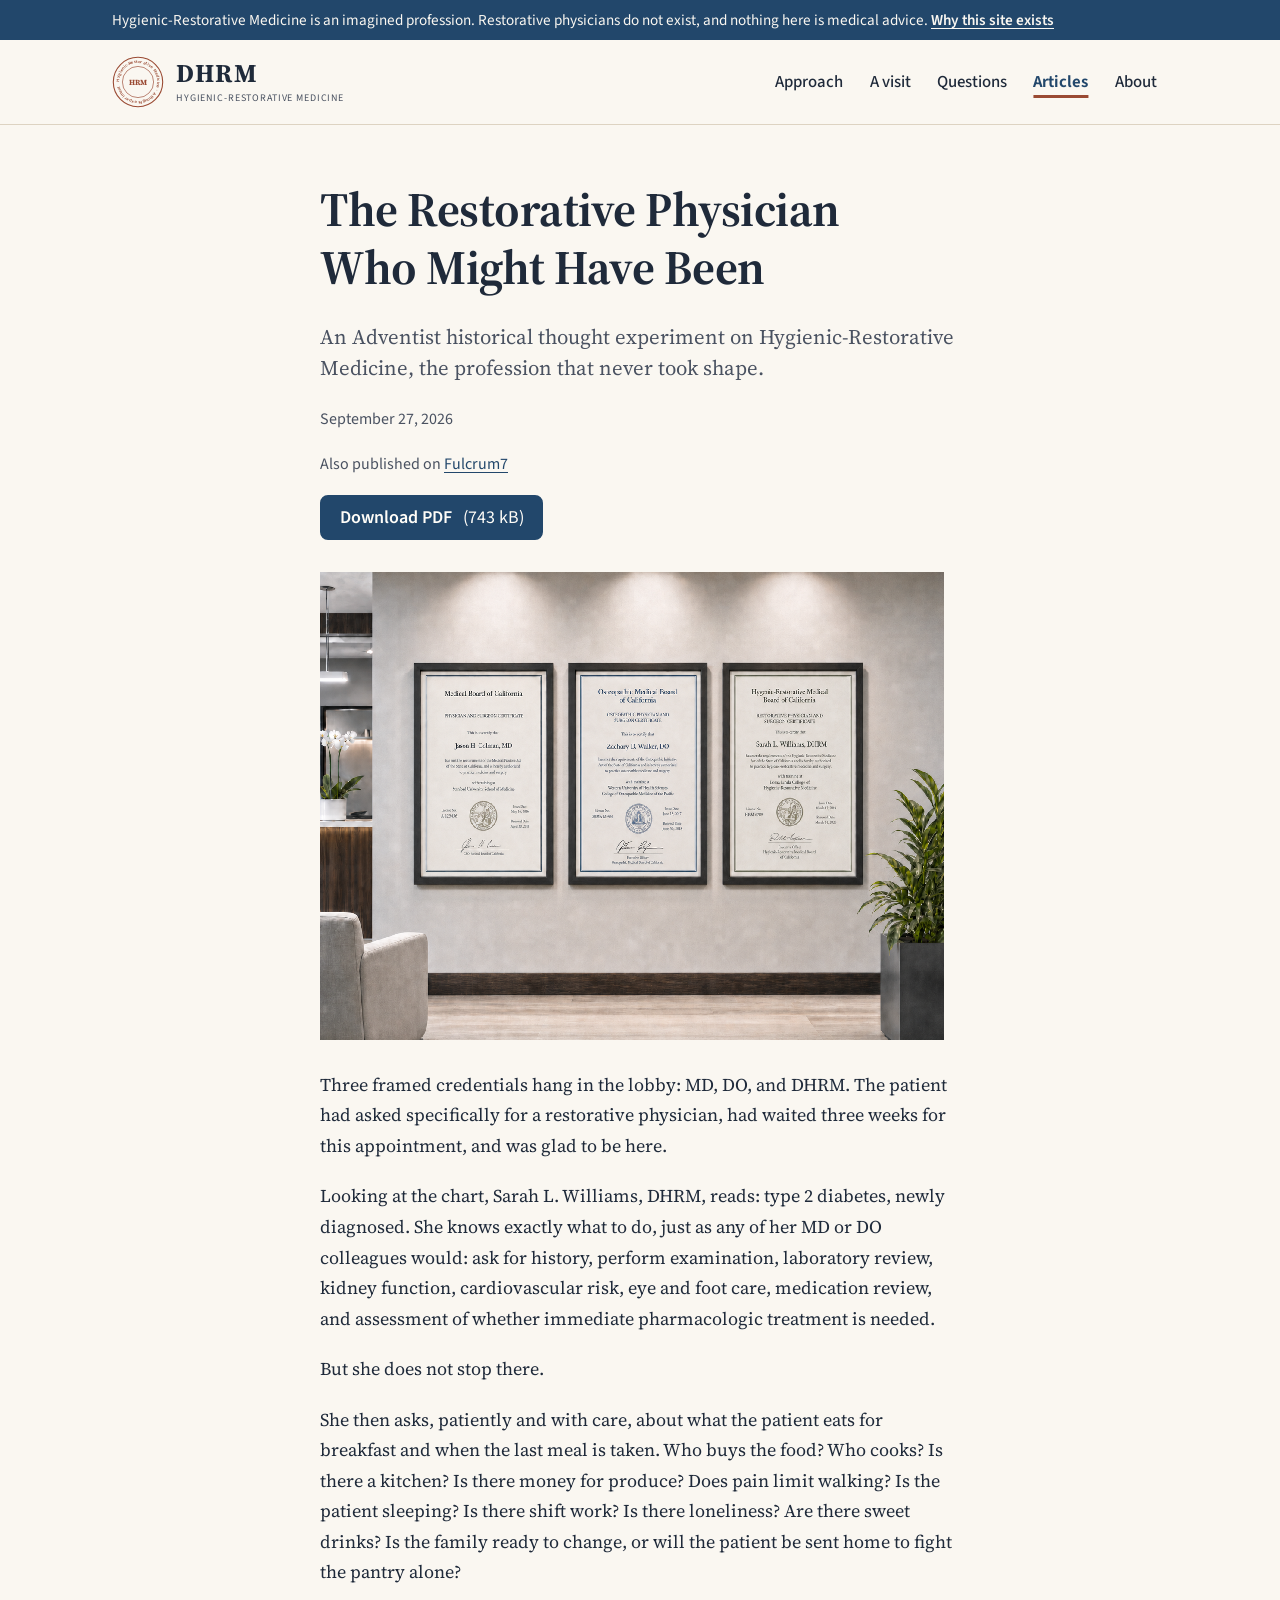
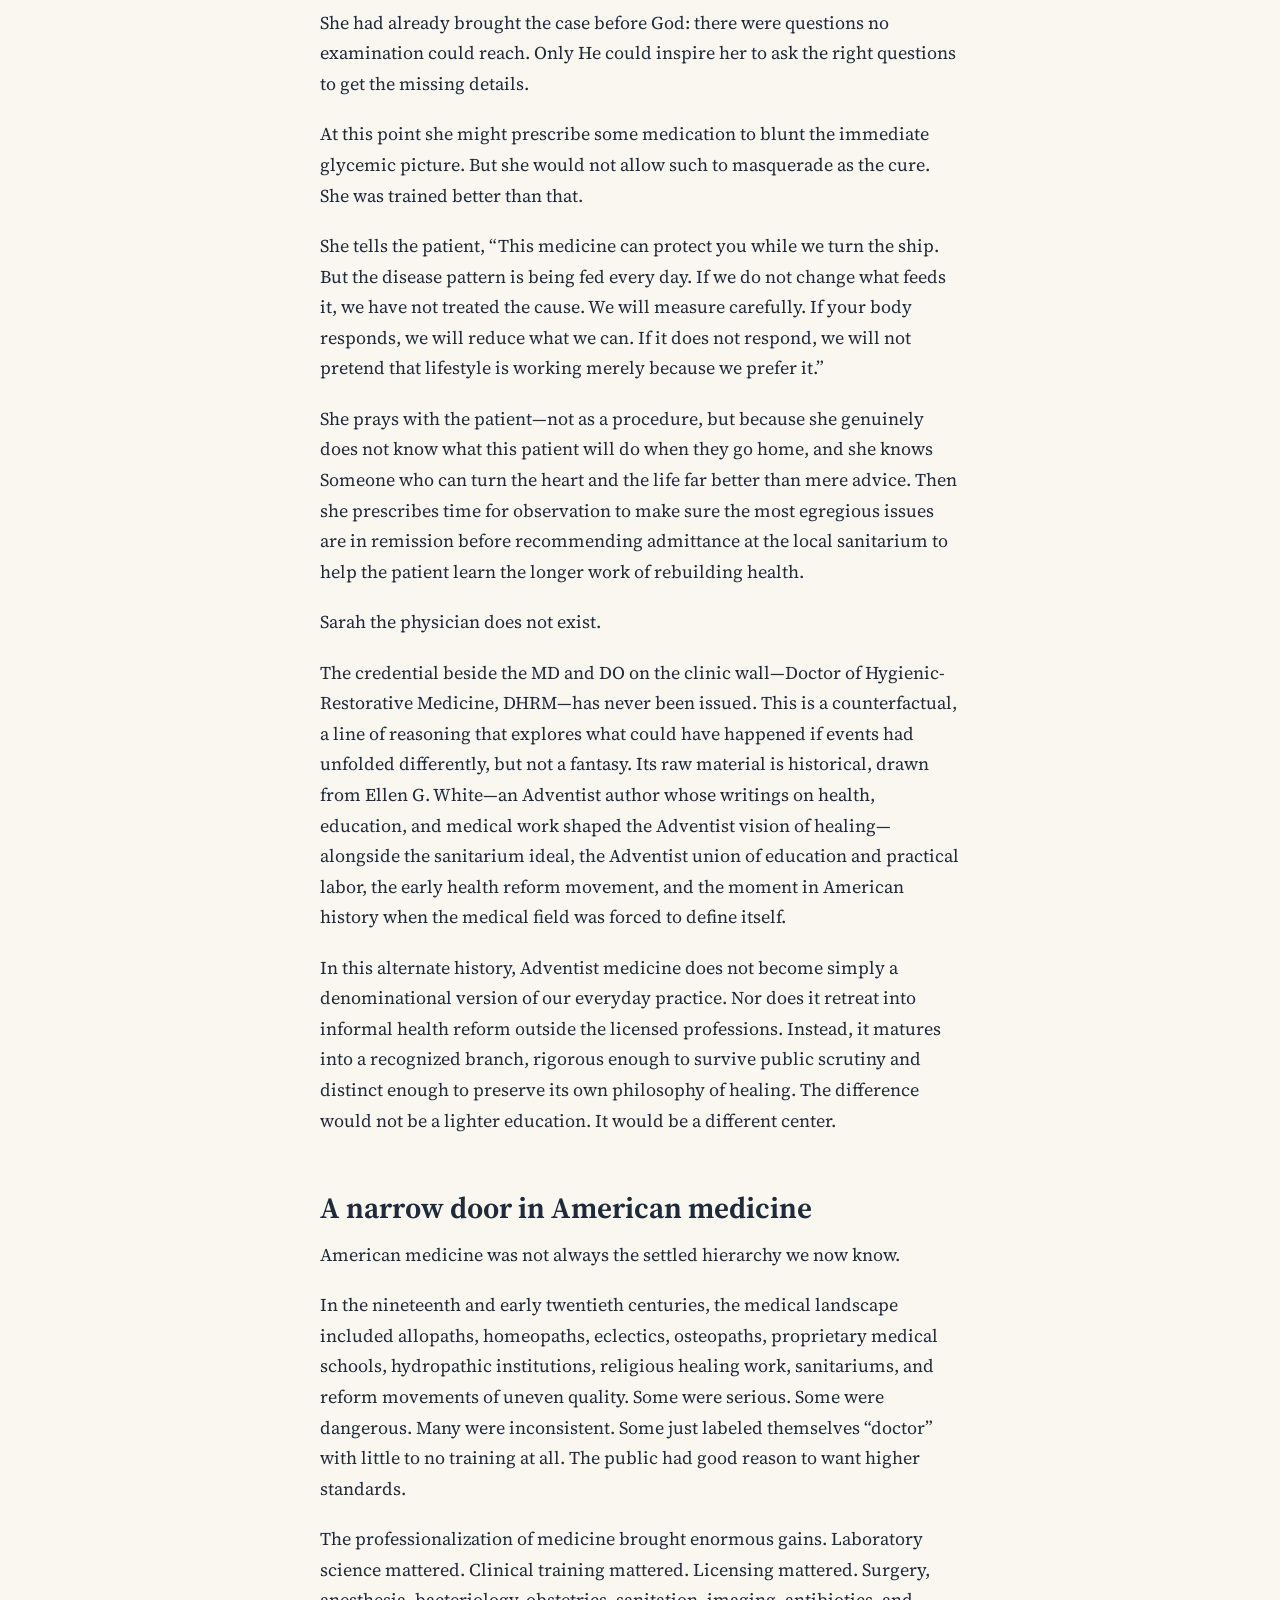
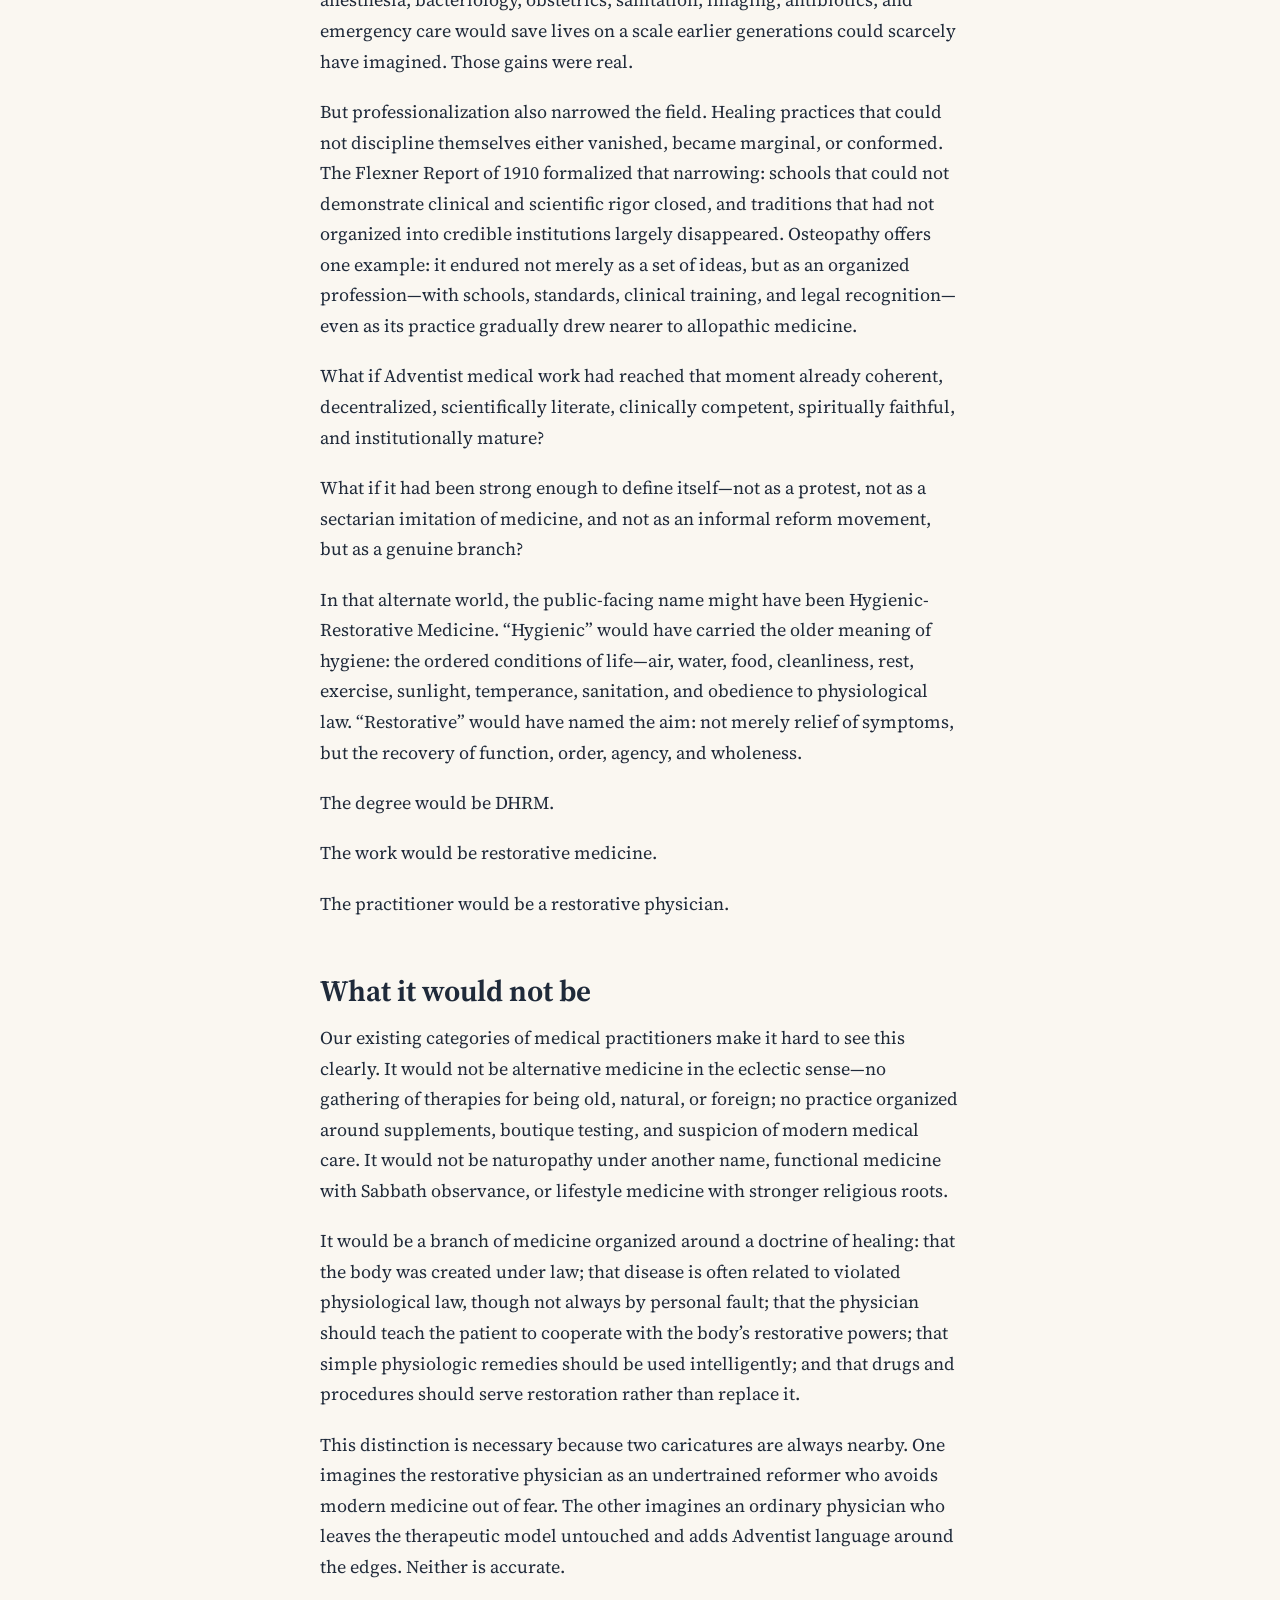
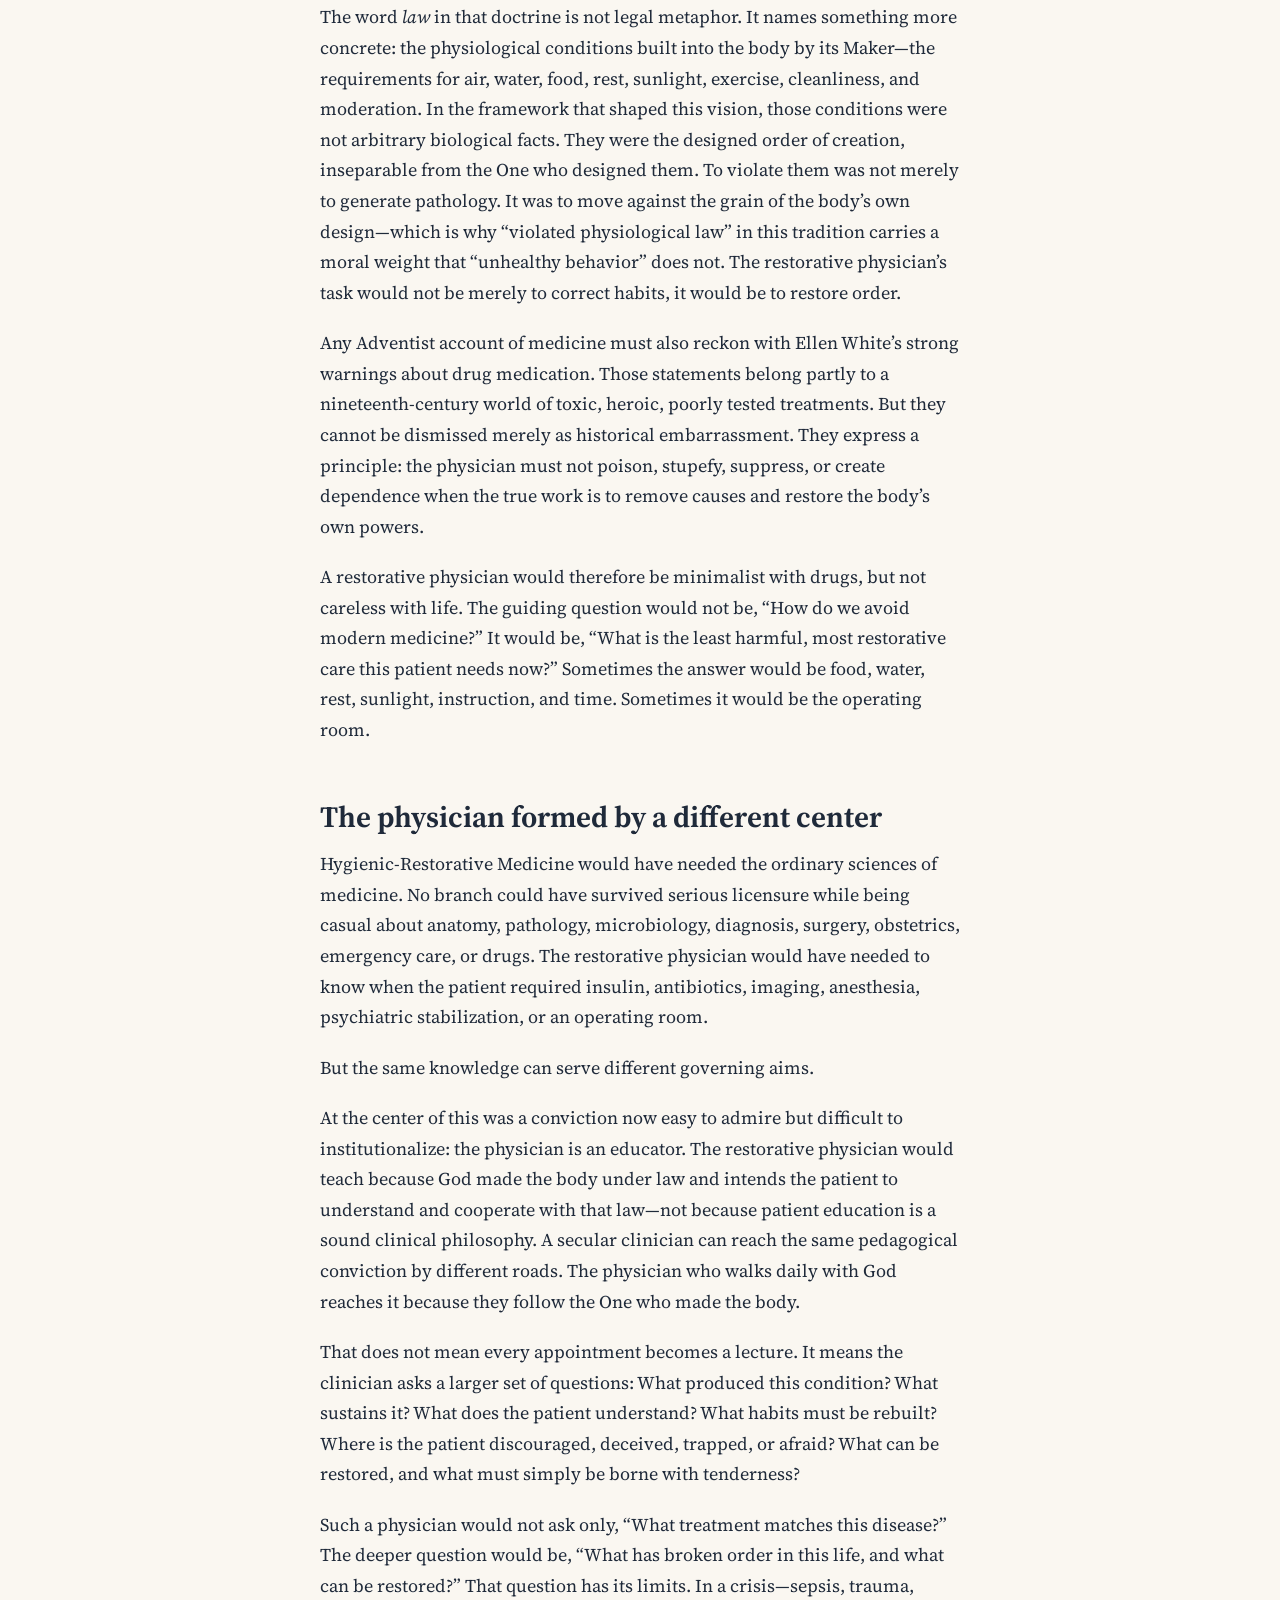
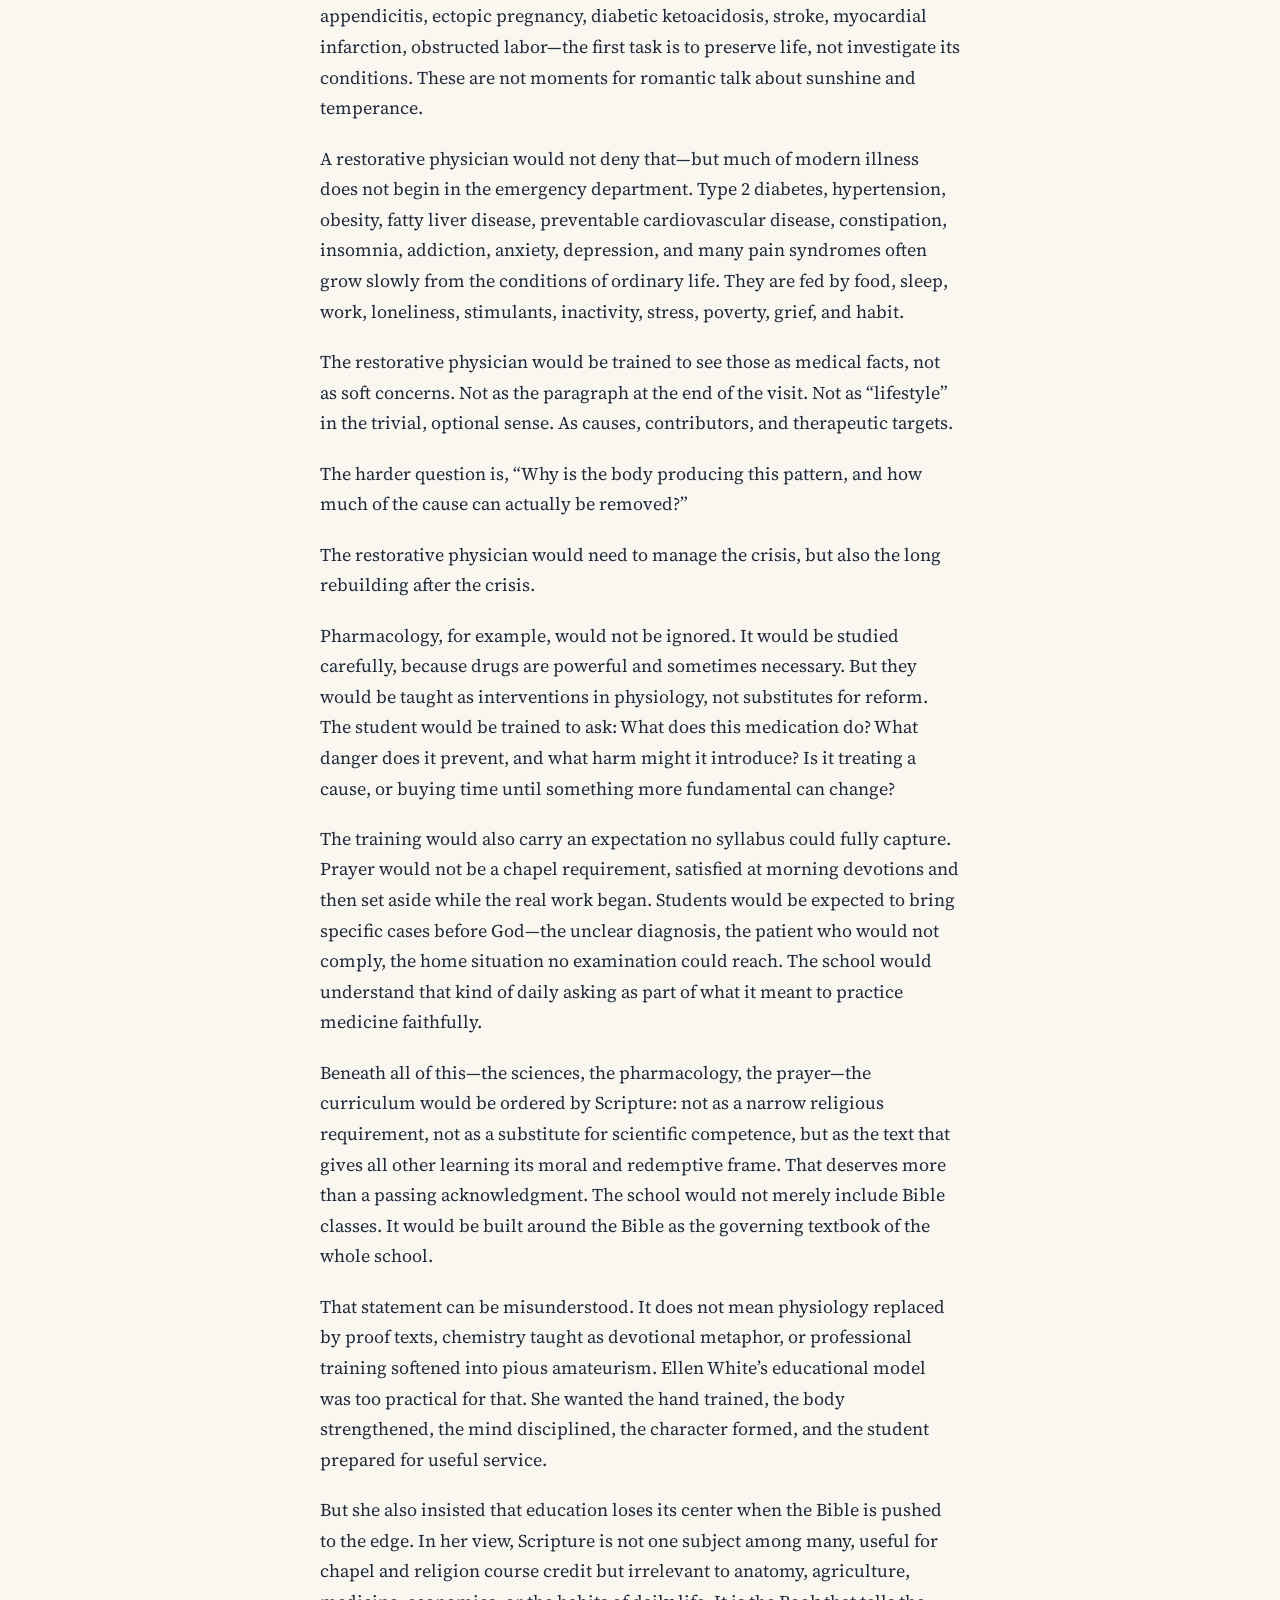
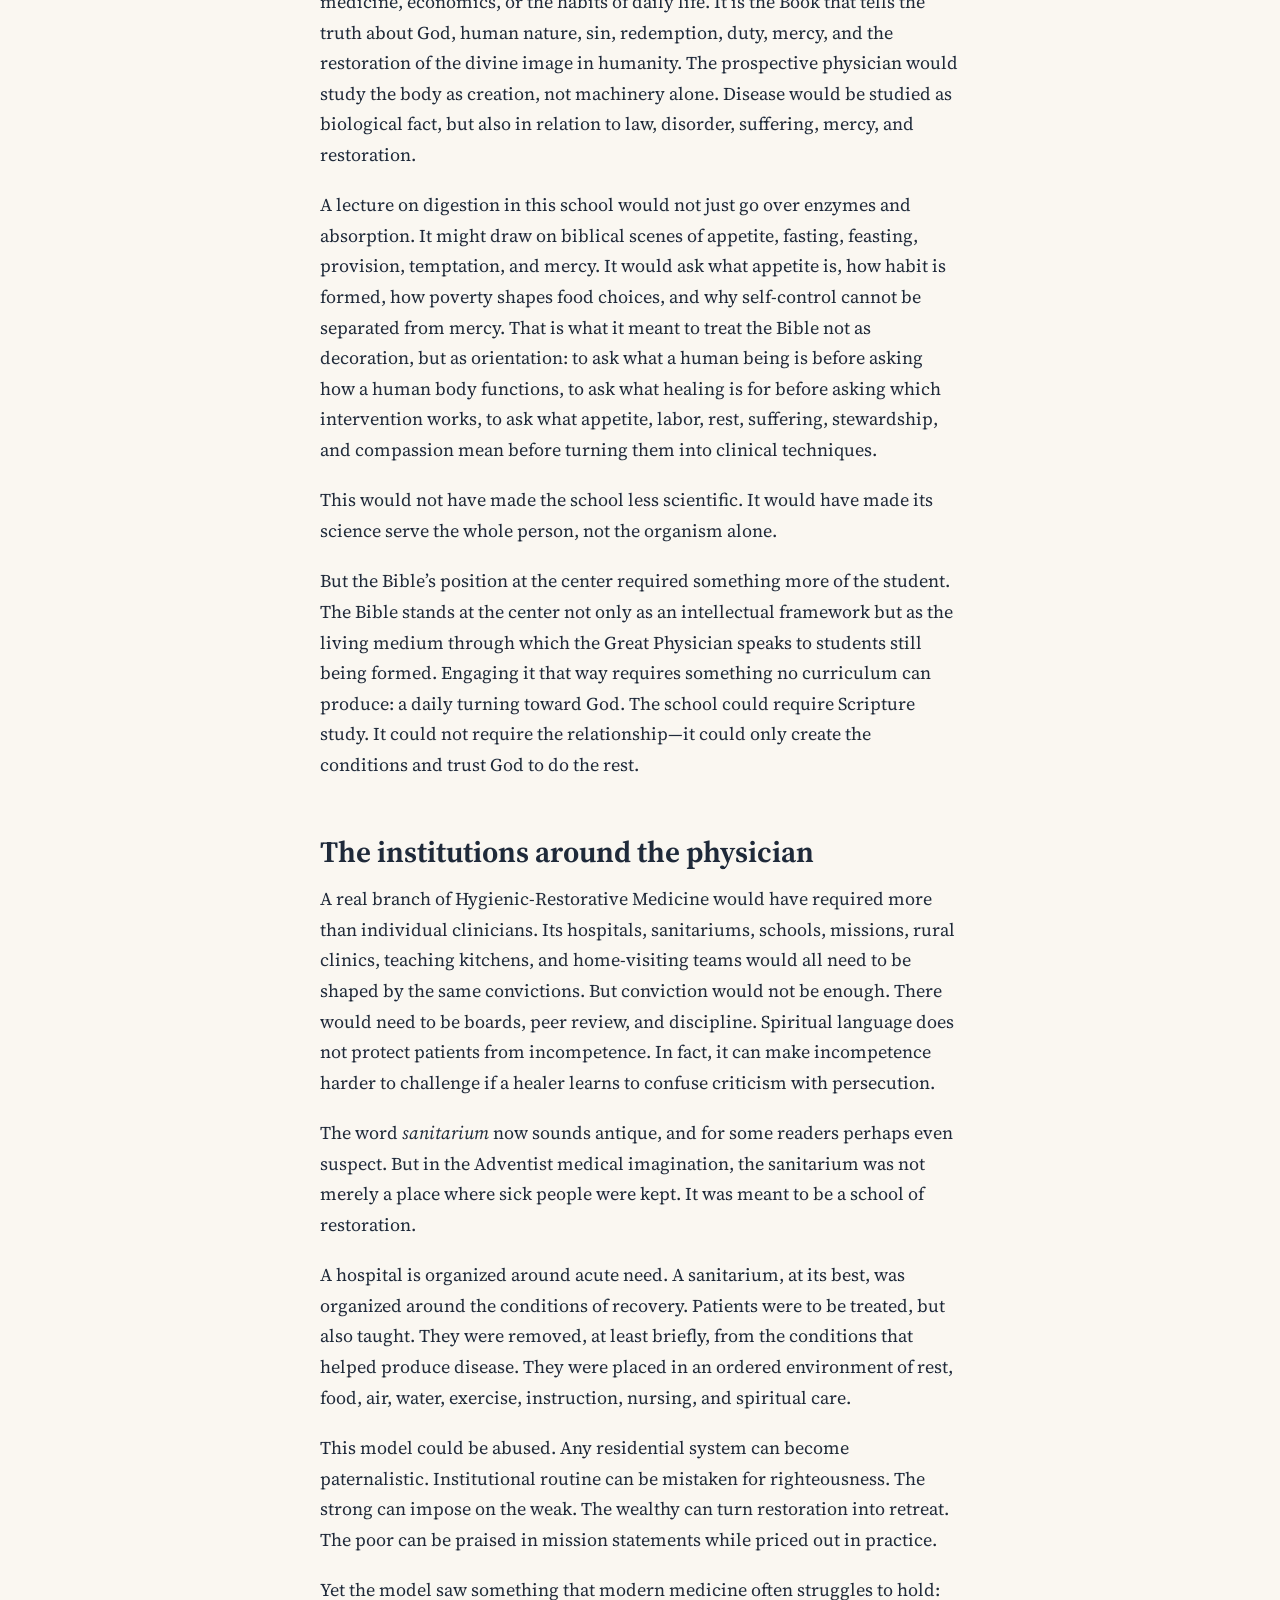
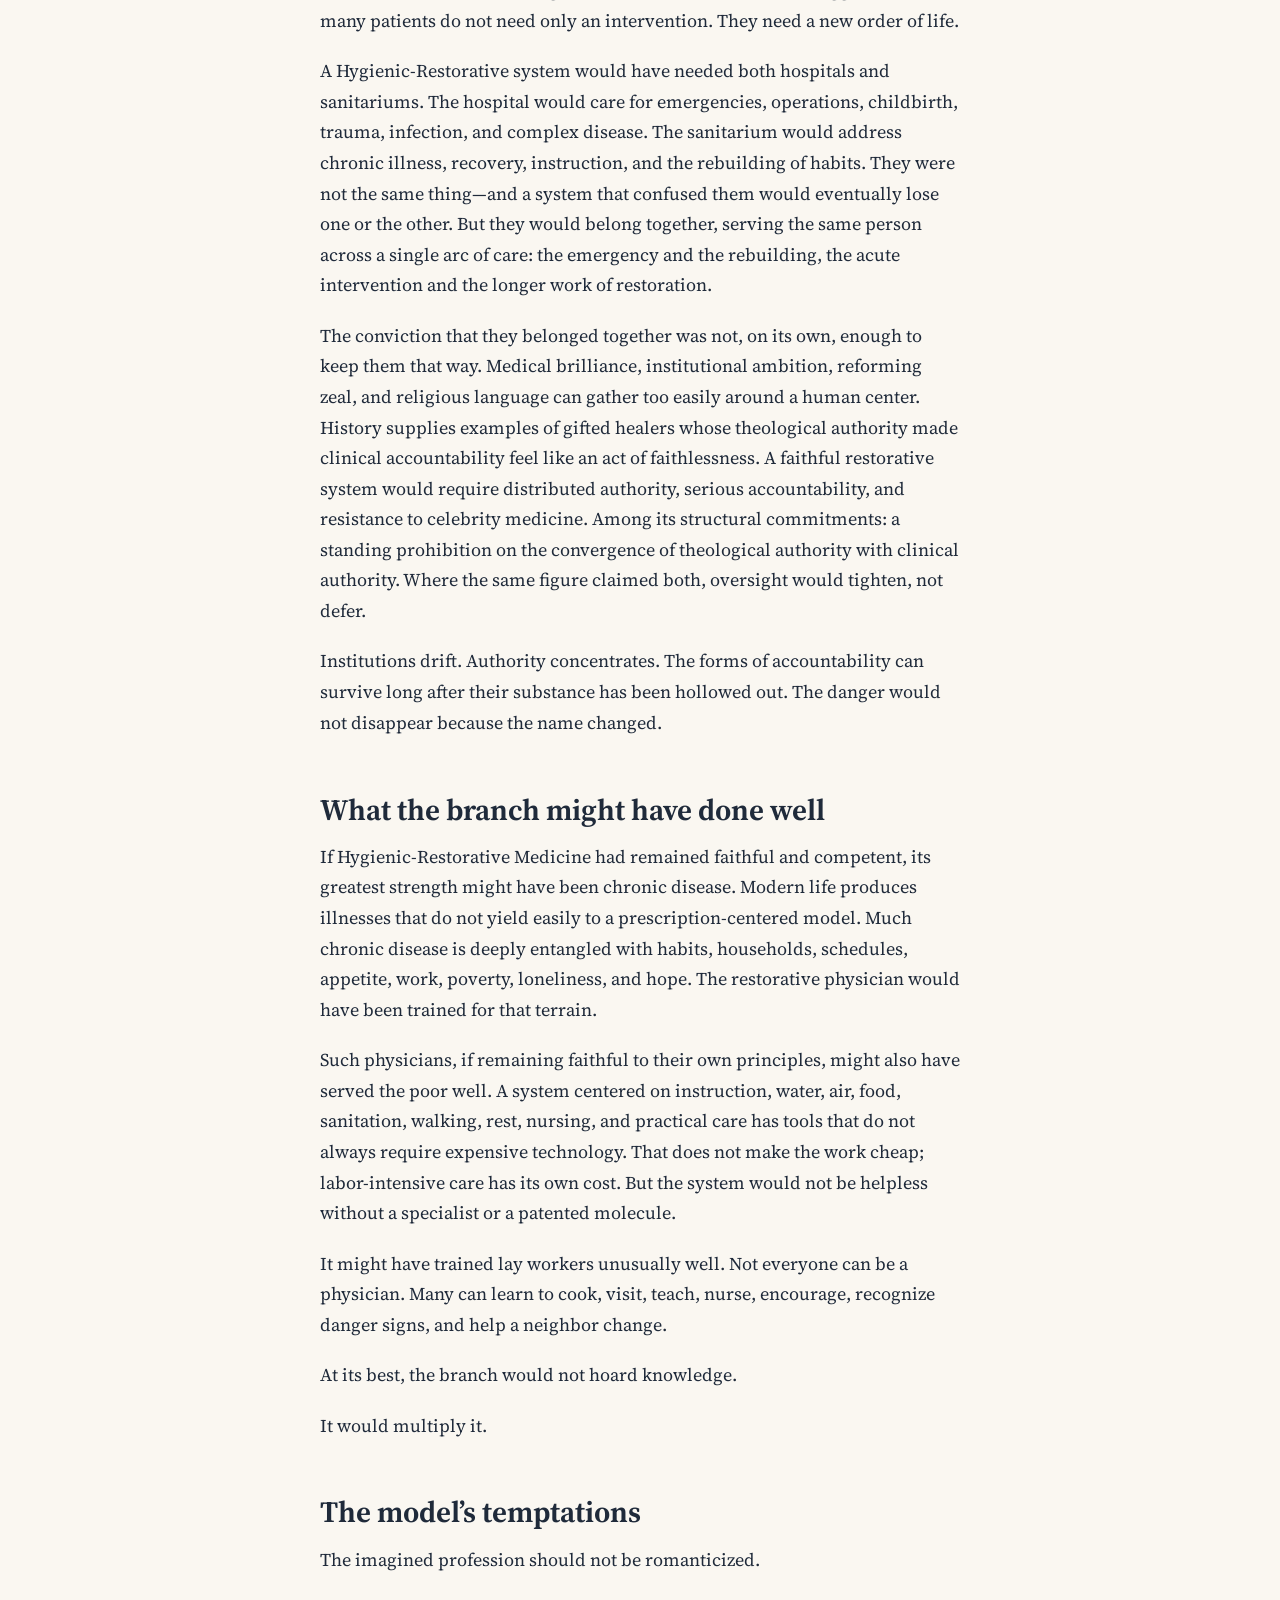
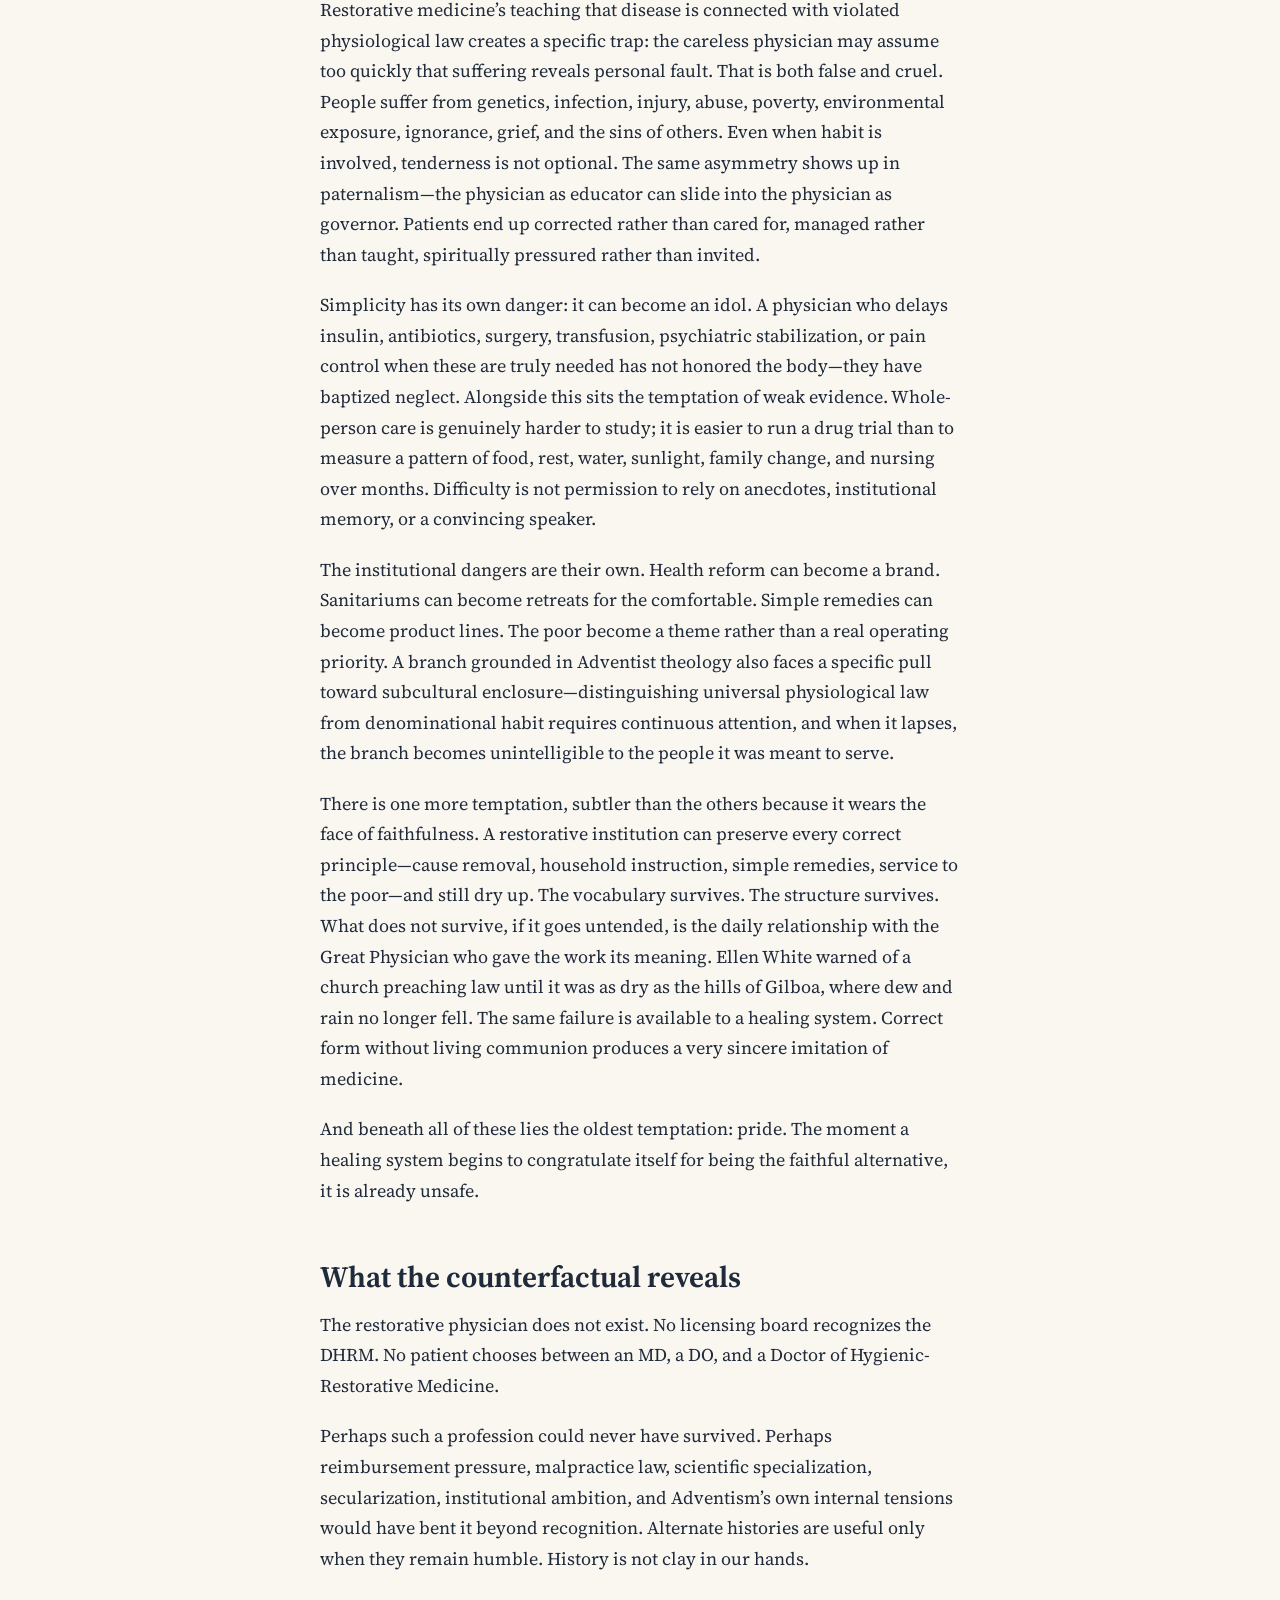
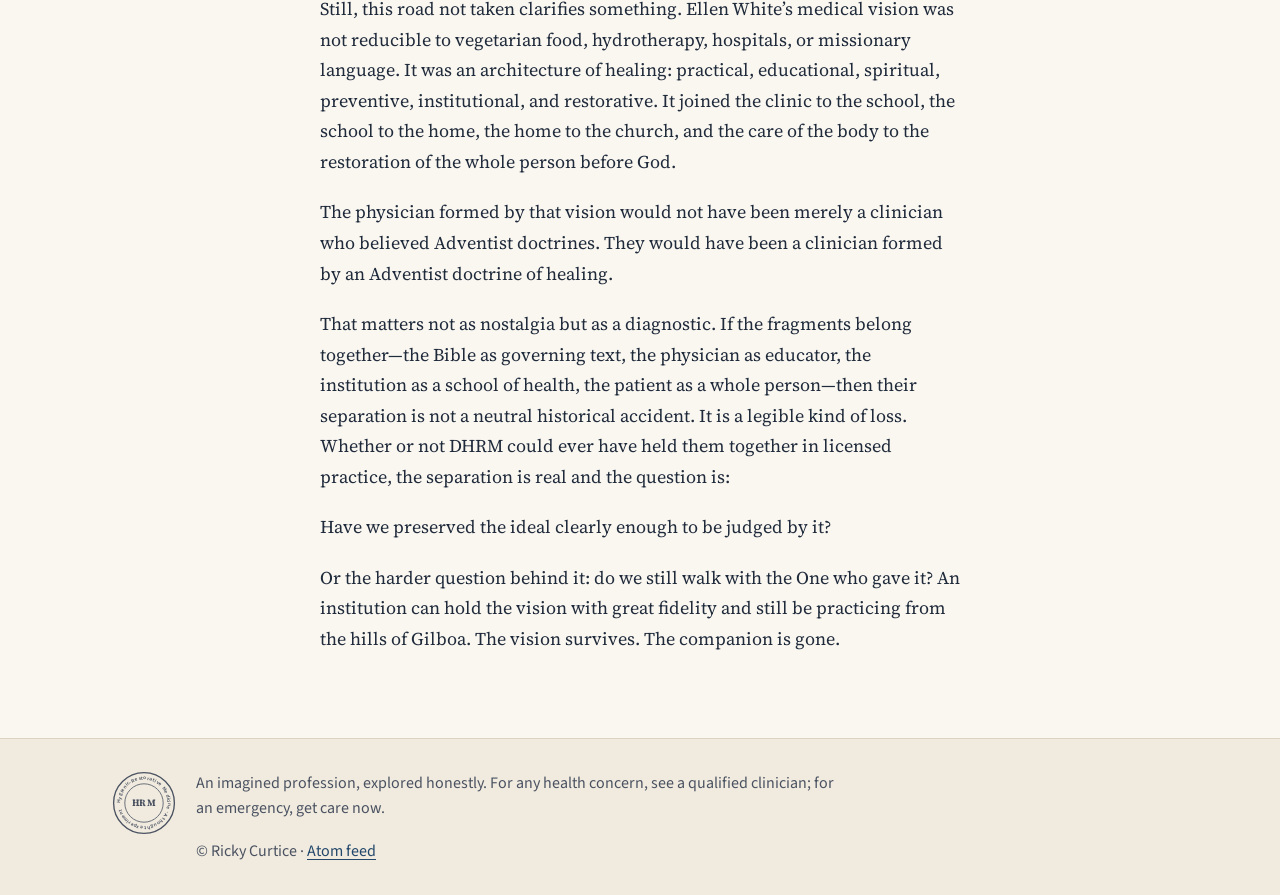
<file: articles/the-restorative-physician-who-might-have-been/index.html>
<!DOCTYPE html>
<html lang="en" dir="ltr">
  <head>
    <meta charset="utf-8">
    <meta name="viewport" content="width=device-width, initial-scale=1">
    <title>The Restorative Physician Who Might Have Been · DHRM</title>
    <meta name="description" content="An Adventist historical thought experiment on Hygienic-Restorative Medicine, the profession that never took shape.">
    <link rel="canonical" href="https://dhrm.site/articles/the-restorative-physician-who-might-have-been/">
    <link rel="alternate" type="application/atom+xml" href="/feed.xml" title="DHRM articles">
    <link rel="icon" href="/favicon.svg" type="image/svg+xml">
    <link rel="stylesheet" href="/assets/css/site.css">
    <meta property="og:type" content="article">
    <meta property="og:site_name" content="DHRM">
    <meta property="og:title" content="The Restorative Physician Who Might Have Been">
    <meta property="og:description" content="An Adventist historical thought experiment on Hygienic-Restorative Medicine, the profession that never took shape.">
    <meta property="og:url" content="https://dhrm.site/articles/the-restorative-physician-who-might-have-been/">
    <meta property="og:locale" content="en_US">
    <meta name="twitter:card" content="summary">
    
  </head>
  <body>
    <a class="skip-link" href="#main">Skip to main content</a>
    <aside class="notice" aria-label="About this site">
      <p>Hygienic-Restorative Medicine is an imagined profession. Restorative physicians do not exist, and nothing here is medical advice. <a href="/about/">Why this site exists</a></p>
    </aside>
    <header class="site-header">
      <div class="wrap site-header__inner">
        <a class="brand" href="/"><svg class="seal" viewBox="0 0 120 120" aria-hidden="true" focusable="false"><defs><path id="seal-ring-header" d="M 16 60 A 44 44 0 1 1 104 60 A 44 44 0 1 1 16 60"/></defs><circle cx="60" cy="60" r="57" fill="none" stroke="currentColor" stroke-width="2.5"/><circle cx="60" cy="60" r="36" fill="none" stroke="currentColor" stroke-width="1.5"/><text class="seal__ring" fill="currentColor"><textPath href="#seal-ring-header" textLength="266" lengthAdjust="spacingAndGlyphs">Hygienic-Restorative Medicine · A thought experiment</textPath></text><text class="seal__center" x="60" y="66" text-anchor="middle" fill="currentColor">HRM</text></svg>

          <span class="brand__text">
            <span class="brand__name">DHRM</span>
            <span class="brand__full">Hygienic-Restorative Medicine</span>
          </span>
        </a>
        <nav class="site-nav" aria-label="Site">
          <ul>
            <li><a href="/concept/">Approach</a></li>
            <li><a href="/visit/">A visit</a></li>
            <li><a href="/questions/">Questions</a></li>
            <li><a href="/articles/" aria-current="true">Articles</a></li>
            <li><a href="/about/">About</a></li>
          </ul>
        </nav>
      </div>
    </header>
    <main id="main" class="wrap">
      
      <article class="article">
  <header class="page-header">
    <h1>The Restorative Physician Who Might Have Been</h1>
    <p class="lede">An Adventist historical thought experiment on Hygienic-Restorative Medicine, the profession that never took shape.</p>
    <p class="meta">
      <time datetime="2026-09-27">September 27, 2026</time>
    </p>
    <p class="meta">Also published on <a href="https://www.fulcrum7.com/blog/2026/6/12/the-restorative-physician-who-might-have-been">Fulcrum7</a></p>
    <p><a class="button" href="the-restorative-physician-who-might-have-been.pdf" download>Download PDF<span class="visually-hidden">: The Restorative Physician Who Might Have Been</span> <span class="button__detail">(743 kB)</span></a></p>
  </header>
  <div class="prose">
    <p><img src="restorative-physician-credentials.png" alt="Clinic wall with MD, DO, and DHRM credentials"></p>
<p>Three framed credentials hang in the lobby: MD, DO, and DHRM. The patient had asked specifically for a restorative physician, had waited three weeks for this appointment, and was glad to be here.</p>
<p>Looking at the chart, Sarah L. Williams, DHRM, reads: type 2 diabetes, newly diagnosed. She knows exactly what to do, just as any of her MD or DO colleagues would: ask for history, perform examination, laboratory review, kidney function, cardiovascular risk, eye and foot care, medication review, and assessment of whether immediate pharmacologic treatment is needed.</p>
<p>But she does not stop there.</p>
<p>She then asks, patiently and with care, about what the patient eats for breakfast and when the last meal is taken. Who buys the food? Who cooks? Is there a kitchen? Is there money for produce? Does pain limit walking? Is the patient sleeping? Is there shift work? Is there loneliness? Are there sweet drinks? Is the family ready to change, or will the patient be sent home to fight the pantry alone?</p>
<p>She had already brought the case before God: there were questions no examination could reach. Only He could inspire her to ask the right questions to get the missing details.</p>
<p>At this point she might prescribe some medication to blunt the immediate glycemic picture. But she would not allow such to masquerade as the cure. She was trained better than that.</p>
<p>She tells the patient, “This medicine can protect you while we turn the ship. But the disease pattern is being fed every day. If we do not change what feeds it, we have not treated the cause. We will measure carefully. If your body responds, we will reduce what we can. If it does not respond, we will not pretend that lifestyle is working merely because we prefer it.”</p>
<p>She prays with the patient—not as a procedure, but because she genuinely does not know what this patient will do when they go home, and she knows Someone who can turn the heart and the life far better than mere advice. Then she prescribes time for observation to make sure the most egregious issues are in remission before recommending admittance at the local sanitarium to help the patient learn the longer work of rebuilding health.</p>
<p>Sarah the physician does not exist.</p>
<p>The credential beside the MD and DO on the clinic wall—Doctor of Hygienic-Restorative Medicine, DHRM—has never been issued. This is a counterfactual, a line of reasoning that explores what could have happened if events had unfolded differently, but not a fantasy. Its raw material is historical, drawn from Ellen G. White—an Adventist author whose writings on health, education, and medical work shaped the Adventist vision of healing—alongside the sanitarium ideal, the Adventist union of education and practical labor, the early health reform movement, and the moment in American history when the medical field was forced to define itself.</p>
<p>In this alternate history, Adventist medicine does not become simply a denominational version of our everyday practice. Nor does it retreat into informal health reform outside the licensed professions. Instead, it matures into a recognized branch, rigorous enough to survive public scrutiny and distinct enough to preserve its own philosophy of healing. The difference would not be a lighter education. It would be a different center.</p>
<h2>A narrow door in American medicine</h2>
<p>American medicine was not always the settled hierarchy we now know.</p>
<p>In the nineteenth and early twentieth centuries, the medical landscape included allopaths, homeopaths, eclectics, osteopaths, proprietary medical schools, hydropathic institutions, religious healing work, sanitariums, and reform movements of uneven quality. Some were serious. Some were dangerous. Many were inconsistent. Some just labeled themselves “doctor” with little to no training at all. The public had good reason to want higher standards.</p>
<p>The professionalization of medicine brought enormous gains. Laboratory science mattered. Clinical training mattered. Licensing mattered. Surgery, anesthesia, bacteriology, obstetrics, sanitation, imaging, antibiotics, and emergency care would save lives on a scale earlier generations could scarcely have imagined. Those gains were real.</p>
<p>But professionalization also narrowed the field. Healing practices that could not discipline themselves either vanished, became marginal, or conformed. The Flexner Report of 1910 formalized that narrowing: schools that could not demonstrate clinical and scientific rigor closed, and traditions that had not organized into credible institutions largely disappeared. Osteopathy offers one example: it endured not merely as a set of ideas, but as an organized profession—with schools, standards, clinical training, and legal recognition—even as its practice gradually drew nearer to allopathic medicine.</p>
<p>What if Adventist medical work had reached that moment already coherent, decentralized, scientifically literate, clinically competent, spiritually faithful, and institutionally mature?</p>
<p>What if it had been strong enough to define itself—not as a protest, not as a sectarian imitation of medicine, and not as an informal reform movement, but as a genuine branch?</p>
<p>In that alternate world, the public-facing name might have been Hygienic-Restorative Medicine. “Hygienic” would have carried the older meaning of hygiene: the ordered conditions of life—air, water, food, cleanliness, rest, exercise, sunlight, temperance, sanitation, and obedience to physiological law. “Restorative” would have named the aim: not merely relief of symptoms, but the recovery of function, order, agency, and wholeness.</p>
<p>The degree would be DHRM.</p>
<p>The work would be restorative medicine.</p>
<p>The practitioner would be a restorative physician.</p>
<h2>What it would not be</h2>
<p>Our existing categories of medical practitioners make it hard to see this clearly. It would not be alternative medicine in the eclectic sense—no gathering of therapies for being old, natural, or foreign; no practice organized around supplements, boutique testing, and suspicion of modern medical care. It would not be naturopathy under another name, functional medicine with Sabbath observance, or lifestyle medicine with stronger religious roots.</p>
<p>It would be a branch of medicine organized around a doctrine of healing: that the body was created under law; that disease is often related to violated physiological law, though not always by personal fault; that the physician should teach the patient to cooperate with the body’s restorative powers; that simple physiologic remedies should be used intelligently; and that drugs and procedures should serve restoration rather than replace it.</p>
<p>This distinction is necessary because two caricatures are always nearby. One imagines the restorative physician as an undertrained reformer who avoids modern medicine out of fear. The other imagines an ordinary physician who leaves the therapeutic model untouched and adds Adventist language around the edges. Neither is accurate.</p>
<p>The word <em>law</em> in that doctrine is not legal metaphor. It names something more concrete: the physiological conditions built into the body by its Maker—the requirements for air, water, food, rest, sunlight, exercise, cleanliness, and moderation. In the framework that shaped this vision, those conditions were not arbitrary biological facts. They were the designed order of creation, inseparable from the One who designed them. To violate them was not merely to generate pathology. It was to move against the grain of the body’s own design—which is why “violated physiological law” in this tradition carries a moral weight that “unhealthy behavior” does not. The restorative physician’s task would not be merely to correct habits, it would be to restore order.</p>
<p>Any Adventist account of medicine must also reckon with Ellen White’s strong warnings about drug medication. Those statements belong partly to a nineteenth-century world of toxic, heroic, poorly tested treatments. But they cannot be dismissed merely as historical embarrassment. They express a principle: the physician must not poison, stupefy, suppress, or create dependence when the true work is to remove causes and restore the body’s own powers.</p>
<p>A restorative physician would therefore be minimalist with drugs, but not careless with life. The guiding question would not be, “How do we avoid modern medicine?” It would be, “What is the least harmful, most restorative care this patient needs now?” Sometimes the answer would be food, water, rest, sunlight, instruction, and time. Sometimes it would be the operating room.</p>
<h2>The physician formed by a different center</h2>
<p>Hygienic-Restorative Medicine would have needed the ordinary sciences of medicine. No branch could have survived serious licensure while being casual about anatomy, pathology, microbiology, diagnosis, surgery, obstetrics, emergency care, or drugs. The restorative physician would have needed to know when the patient required insulin, antibiotics, imaging, anesthesia, psychiatric stabilization, or an operating room.</p>
<p>But the same knowledge can serve different governing aims.</p>
<p>At the center of this was a conviction now easy to admire but difficult to institutionalize: the physician is an educator. The restorative physician would teach because God made the body under law and intends the patient to understand and cooperate with that law—not because patient education is a sound clinical philosophy. A secular clinician can reach the same pedagogical conviction by different roads. The physician who walks daily with God reaches it because they follow the One who made the body.</p>
<p>That does not mean every appointment becomes a lecture. It means the clinician asks a larger set of questions: What produced this condition? What sustains it? What does the patient understand? What habits must be rebuilt? Where is the patient discouraged, deceived, trapped, or afraid? What can be restored, and what must simply be borne with tenderness?</p>
<p>Such a physician would not ask only, “What treatment matches this disease?” The deeper question would be, “What has broken order in this life, and what can be restored?” That question has its limits. In a crisis—sepsis, trauma, appendicitis, ectopic pregnancy, diabetic ketoacidosis, stroke, myocardial infarction, obstructed labor—the first task is to preserve life, not investigate its conditions. These are not moments for romantic talk about sunshine and temperance.</p>
<p>A restorative physician would not deny that—but much of modern illness does not begin in the emergency department. Type 2 diabetes, hypertension, obesity, fatty liver disease, preventable cardiovascular disease, constipation, insomnia, addiction, anxiety, depression, and many pain syndromes often grow slowly from the conditions of ordinary life. They are fed by food, sleep, work, loneliness, stimulants, inactivity, stress, poverty, grief, and habit.</p>
<p>The restorative physician would be trained to see those as medical facts, not as soft concerns. Not as the paragraph at the end of the visit. Not as “lifestyle” in the trivial, optional sense. As causes, contributors, and therapeutic targets.</p>
<p>The harder question is, “Why is the body producing this pattern, and how much of the cause can actually be removed?”</p>
<p>The restorative physician would need to manage the crisis, but also the long rebuilding after the crisis.</p>
<p>Pharmacology, for example, would not be ignored. It would be studied carefully, because drugs are powerful and sometimes necessary. But they would be taught as interventions in physiology, not substitutes for reform. The student would be trained to ask: What does this medication do? What danger does it prevent, and what harm might it introduce? Is it treating a cause, or buying time until something more fundamental can change?</p>
<p>The training would also carry an expectation no syllabus could fully capture. Prayer would not be a chapel requirement, satisfied at morning devotions and then set aside while the real work began. Students would be expected to bring specific cases before God—the unclear diagnosis, the patient who would not comply, the home situation no examination could reach. The school would understand that kind of daily asking as part of what it meant to practice medicine faithfully.</p>
<p>Beneath all of this—the sciences, the pharmacology, the prayer—the curriculum would be ordered by Scripture: not as a narrow religious requirement, not as a substitute for scientific competence, but as the text that gives all other learning its moral and redemptive frame. That deserves more than a passing acknowledgment. The school would not merely include Bible classes. It would be built around the Bible as the governing textbook of the whole school.</p>
<p>That statement can be misunderstood. It does not mean physiology replaced by proof texts, chemistry taught as devotional metaphor, or professional training softened into pious amateurism. Ellen White’s educational model was too practical for that. She wanted the hand trained, the body strengthened, the mind disciplined, the character formed, and the student prepared for useful service.</p>
<p>But she also insisted that education loses its center when the Bible is pushed to the edge. In her view, Scripture is not one subject among many, useful for chapel and religion course credit but irrelevant to anatomy, agriculture, medicine, economics, or the habits of daily life. It is the Book that tells the truth about God, human nature, sin, redemption, duty, mercy, and the restoration of the divine image in humanity. The prospective physician would study the body as creation, not machinery alone. Disease would be studied as biological fact, but also in relation to law, disorder, suffering, mercy, and restoration.</p>
<p>A lecture on digestion in this school would not just go over enzymes and absorption. It might draw on biblical scenes of appetite, fasting, feasting, provision, temptation, and mercy. It would ask what appetite is, how habit is formed, how poverty shapes food choices, and why self-control cannot be separated from mercy. That is what it meant to treat the Bible not as decoration, but as orientation: to ask what a human being is before asking how a human body functions, to ask what healing is for before asking which intervention works, to ask what appetite, labor, rest, suffering, stewardship, and compassion mean before turning them into clinical techniques.</p>
<p>This would not have made the school less scientific. It would have made its science serve the whole person, not the organism alone.</p>
<p>But the Bible’s position at the center required something more of the student. The Bible stands at the center not only as an intellectual framework but as the living medium through which the Great Physician speaks to students still being formed. Engaging it that way requires something no curriculum can produce: a daily turning toward God. The school could require Scripture study. It could not require the relationship—it could only create the conditions and trust God to do the rest.</p>
<h2>The institutions around the physician</h2>
<p>A real branch of Hygienic-Restorative Medicine would have required more than individual clinicians. Its hospitals, sanitariums, schools, missions, rural clinics, teaching kitchens, and home-visiting teams would all need to be shaped by the same convictions. But conviction would not be enough. There would need to be boards, peer review, and discipline. Spiritual language does not protect patients from incompetence. In fact, it can make incompetence harder to challenge if a healer learns to confuse criticism with persecution.</p>
<p>The word <em>sanitarium</em> now sounds antique, and for some readers perhaps even suspect. But in the Adventist medical imagination, the sanitarium was not merely a place where sick people were kept. It was meant to be a school of restoration.</p>
<p>A hospital is organized around acute need. A sanitarium, at its best, was organized around the conditions of recovery. Patients were to be treated, but also taught. They were removed, at least briefly, from the conditions that helped produce disease. They were placed in an ordered environment of rest, food, air, water, exercise, instruction, nursing, and spiritual care.</p>
<p>This model could be abused. Any residential system can become paternalistic. Institutional routine can be mistaken for righteousness. The strong can impose on the weak. The wealthy can turn restoration into retreat. The poor can be praised in mission statements while priced out in practice.</p>
<p>Yet the model saw something that modern medicine often struggles to hold: many patients do not need only an intervention. They need a new order of life.</p>
<p>A Hygienic-Restorative system would have needed both hospitals and sanitariums. The hospital would care for emergencies, operations, childbirth, trauma, infection, and complex disease. The sanitarium would address chronic illness, recovery, instruction, and the rebuilding of habits. They were not the same thing—and a system that confused them would eventually lose one or the other. But they would belong together, serving the same person across a single arc of care: the emergency and the rebuilding, the acute intervention and the longer work of restoration.</p>
<p>The conviction that they belonged together was not, on its own, enough to keep them that way. Medical brilliance, institutional ambition, reforming zeal, and religious language can gather too easily around a human center. History supplies examples of gifted healers whose theological authority made clinical accountability feel like an act of faithlessness. A faithful restorative system would require distributed authority, serious accountability, and resistance to celebrity medicine. Among its structural commitments: a standing prohibition on the convergence of theological authority with clinical authority. Where the same figure claimed both, oversight would tighten, not defer.</p>
<p>Institutions drift. Authority concentrates. The forms of accountability can survive long after their substance has been hollowed out. The danger would not disappear because the name changed.</p>
<h2>What the branch might have done well</h2>
<p>If Hygienic-Restorative Medicine had remained faithful and competent, its greatest strength might have been chronic disease. Modern life produces illnesses that do not yield easily to a prescription-centered model. Much chronic disease is deeply entangled with habits, households, schedules, appetite, work, poverty, loneliness, and hope. The restorative physician would have been trained for that terrain.</p>
<p>Such physicians, if remaining faithful to their own principles, might also have served the poor well. A system centered on instruction, water, air, food, sanitation, walking, rest, nursing, and practical care has tools that do not always require expensive technology. That does not make the work cheap; labor-intensive care has its own cost. But the system would not be helpless without a specialist or a patented molecule.</p>
<p>It might have trained lay workers unusually well. Not everyone can be a physician. Many can learn to cook, visit, teach, nurse, encourage, recognize danger signs, and help a neighbor change.</p>
<p>At its best, the branch would not hoard knowledge.</p>
<p>It would multiply it.</p>
<h2>The model’s temptations</h2>
<p>The imagined profession should not be romanticized.</p>
<p>Restorative medicine’s teaching that disease is connected with violated physiological law creates a specific trap: the careless physician may assume too quickly that suffering reveals personal fault. That is both false and cruel. People suffer from genetics, infection, injury, abuse, poverty, environmental exposure, ignorance, grief, and the sins of others. Even when habit is involved, tenderness is not optional. The same asymmetry shows up in paternalism—the physician as educator can slide into the physician as governor. Patients end up corrected rather than cared for, managed rather than taught, spiritually pressured rather than invited.</p>
<p>Simplicity has its own danger: it can become an idol. A physician who delays insulin, antibiotics, surgery, transfusion, psychiatric stabilization, or pain control when these are truly needed has not honored the body—they have baptized neglect. Alongside this sits the temptation of weak evidence. Whole-person care is genuinely harder to study; it is easier to run a drug trial than to measure a pattern of food, rest, water, sunlight, family change, and nursing over months. Difficulty is not permission to rely on anecdotes, institutional memory, or a convincing speaker.</p>
<p>The institutional dangers are their own. Health reform can become a brand. Sanitariums can become retreats for the comfortable. Simple remedies can become product lines. The poor become a theme rather than a real operating priority. A branch grounded in Adventist theology also faces a specific pull toward subcultural enclosure—distinguishing universal physiological law from denominational habit requires continuous attention, and when it lapses, the branch becomes unintelligible to the people it was meant to serve.</p>
<p>There is one more temptation, subtler than the others because it wears the face of faithfulness. A restorative institution can preserve every correct principle—cause removal, household instruction, simple remedies, service to the poor—and still dry up. The vocabulary survives. The structure survives. What does not survive, if it goes untended, is the daily relationship with the Great Physician who gave the work its meaning. Ellen White warned of a church preaching law until it was as dry as the hills of Gilboa, where dew and rain no longer fell. The same failure is available to a healing system. Correct form without living communion produces a very sincere imitation of medicine.</p>
<p>And beneath all of these lies the oldest temptation: pride. The moment a healing system begins to congratulate itself for being the faithful alternative, it is already unsafe.</p>
<h2>What the counterfactual reveals</h2>
<p>The restorative physician does not exist. No licensing board recognizes the DHRM. No patient chooses between an MD, a DO, and a Doctor of Hygienic-Restorative Medicine.</p>
<p>Perhaps such a profession could never have survived. Perhaps reimbursement pressure, malpractice law, scientific specialization, secularization, institutional ambition, and Adventism’s own internal tensions would have bent it beyond recognition. Alternate histories are useful only when they remain humble. History is not clay in our hands.</p>
<p>Still, this road not taken clarifies something. Ellen White’s medical vision was not reducible to vegetarian food, hydrotherapy, hospitals, or missionary language. It was an architecture of healing: practical, educational, spiritual, preventive, institutional, and restorative. It joined the clinic to the school, the school to the home, the home to the church, and the care of the body to the restoration of the whole person before God.</p>
<p>The physician formed by that vision would not have been merely a clinician who believed Adventist doctrines. They would have been a clinician formed by an Adventist doctrine of healing.</p>
<p>That matters not as nostalgia but as a diagnostic. If the fragments belong together—the Bible as governing text, the physician as educator, the institution as a school of health, the patient as a whole person—then their separation is not a neutral historical accident. It is a legible kind of loss. Whether or not DHRM could ever have held them together in licensed practice, the separation is real and the question is:</p>
<p>Have we preserved the ideal clearly enough to be judged by it?</p>
<p>Or the harder question behind it: do we still walk with the One who gave it? An institution can hold the vision with great fidelity and still be practicing from the hills of Gilboa. The vision survives. The companion is gone.</p>

  </div>
</article>

    </main>
    <footer class="site-footer">
      <div class="wrap site-footer__inner"><svg class="seal" viewBox="0 0 120 120" aria-hidden="true" focusable="false"><defs><path id="seal-ring-footer" d="M 16 60 A 44 44 0 1 1 104 60 A 44 44 0 1 1 16 60"/></defs><circle cx="60" cy="60" r="57" fill="none" stroke="currentColor" stroke-width="2.5"/><circle cx="60" cy="60" r="36" fill="none" stroke="currentColor" stroke-width="1.5"/><text class="seal__ring" fill="currentColor"><textPath href="#seal-ring-footer" textLength="266" lengthAdjust="spacingAndGlyphs">Hygienic-Restorative Medicine · A thought experiment</textPath></text><text class="seal__center" x="60" y="66" text-anchor="middle" fill="currentColor">HRM</text></svg>

        <div class="site-footer__text">
          <p>An imagined profession, explored honestly. For any health concern, see a qualified clinician; for an emergency, get care now.</p>
          <p>© Ricky Curtice · <a href="/feed.xml">Atom feed</a></p>
        </div>
      </div>
    </footer>
  </body>
</html>
</file>
<file: assets/css/site.css>
/*
 * dhrm.site theme (ADR 0008): a present-day site for an institution with a long, faithful history.
 * Accessibility and language rules (ADR 0009):
 * - logical properties only (inline/block), so a right-to-left translation needs no new CSS;
 * - no words in `content:`; every visible word comes from the page or the string catalog;
 * - colour tokens live in the marked blocks below, and scripts/check-contrast.js checks their pairs.
 */

/* Fonts: self-hosted, Latin and Latin Extended subsets, each loaded only when the page uses it. */
@font-face {
  font-family: "Source Serif 4";
  font-style: normal;
  font-weight: 200 900;
  font-display: swap;
  src: url("../fonts/source-serif-4-latin-opsz-normal.woff2") format("woff2");
  unicode-range: U+0000-00FF, U+0131, U+0152-0153, U+02BB-02BC, U+02C6, U+02DA, U+02DC, U+0304, U+0308, U+0329, U+2000-206F, U+20AC, U+2122, U+2191, U+2193, U+2212, U+2215, U+FEFF, U+FFFD;
}

@font-face {
  font-family: "Source Serif 4";
  font-style: normal;
  font-weight: 200 900;
  font-display: swap;
  src: url("../fonts/source-serif-4-latin-ext-opsz-normal.woff2") format("woff2");
  unicode-range: U+0100-02BA, U+02BD-02C5, U+02C7-02CC, U+02CE-02D7, U+02DD-02FF, U+0304, U+0308, U+0329, U+1D00-1DBF, U+1E00-1E9F, U+1EF2-1EFF, U+2020, U+20A0-20AB, U+20AD-20C0, U+2113, U+2C60-2C7F, U+A720-A7FF;
}

@font-face {
  font-family: "Source Serif 4";
  font-style: italic;
  font-weight: 200 900;
  font-display: swap;
  src: url("../fonts/source-serif-4-latin-opsz-italic.woff2") format("woff2");
  unicode-range: U+0000-00FF, U+0131, U+0152-0153, U+02BB-02BC, U+02C6, U+02DA, U+02DC, U+0304, U+0308, U+0329, U+2000-206F, U+20AC, U+2122, U+2191, U+2193, U+2212, U+2215, U+FEFF, U+FFFD;
}

@font-face {
  font-family: "Source Serif 4";
  font-style: italic;
  font-weight: 200 900;
  font-display: swap;
  src: url("../fonts/source-serif-4-latin-ext-opsz-italic.woff2") format("woff2");
  unicode-range: U+0100-02BA, U+02BD-02C5, U+02C7-02CC, U+02CE-02D7, U+02DD-02FF, U+0304, U+0308, U+0329, U+1D00-1DBF, U+1E00-1E9F, U+1EF2-1EFF, U+2020, U+20A0-20AB, U+20AD-20C0, U+2113, U+2C60-2C7F, U+A720-A7FF;
}

@font-face {
  font-family: "Source Sans 3";
  font-style: normal;
  font-weight: 200 900;
  font-display: swap;
  src: url("../fonts/source-sans-3-latin-wght-normal.woff2") format("woff2");
  unicode-range: U+0000-00FF, U+0131, U+0152-0153, U+02BB-02BC, U+02C6, U+02DA, U+02DC, U+0304, U+0308, U+0329, U+2000-206F, U+20AC, U+2122, U+2191, U+2193, U+2212, U+2215, U+FEFF, U+FFFD;
}

@font-face {
  font-family: "Source Sans 3";
  font-style: normal;
  font-weight: 200 900;
  font-display: swap;
  src: url("../fonts/source-sans-3-latin-ext-wght-normal.woff2") format("woff2");
  unicode-range: U+0100-02BA, U+02BD-02C5, U+02C7-02CC, U+02CE-02D7, U+02DD-02FF, U+0304, U+0308, U+0329, U+1D00-1DBF, U+1E00-1E9F, U+1EF2-1EFF, U+2020, U+20A0-20AB, U+20AD-20C0, U+2113, U+2C60-2C7F, U+A720-A7FF;
}

/* tokens:light */
:root {
  --bg: #faf7f1;
  --surface: #fffdf8;
  --surface-alt: #f1ebdf;
  --text: #1f2a3a;
  --muted: #4a5261;
  --link: #22476b;
  --link-hover: #16304a;
  --accent: #9a4a33;
  --rule: #ddd3c2;
  --frame: #3b3a36;
  --focus: #9a4a33;
  --ribbon-bg: #22476b;
  --ribbon-text: #faf7f1;
  --button-bg: #22476b;
  --button-text: #fffdf8;
}

:root {
  --font-serif: "Source Serif 4", "Iowan Old Style", "Palatino Linotype", Georgia, "Noto Serif", serif;
  --font-sans: "Source Sans 3", system-ui, -apple-system, "Segoe UI", Roboto, "Noto Sans", sans-serif;
  --measure: 40rem;
  --wide: 68rem;
  --radius: 0.5rem;
  --gap: clamp(1rem, 3vw, 2rem);

  color-scheme: light dark;
}

@media (prefers-color-scheme: dark) {
  /* tokens:dark */
  :root {
    --bg: #1b1a17;
    --surface: #24221e;
    --surface-alt: #2c2a25;
    --text: #ece6da;
    --muted: #bcb4a5;
    --link: #a9c8e8;
    --link-hover: #cfe1f3;
    --accent: #e3a08a;
    --rule: #403c34;
    --frame: #8d877b;
    --focus: #e3a08a;
    --ribbon-bg: #2c3a4d;
    --ribbon-text: #ece6da;
    --button-bg: #a9c8e8;
    --button-text: #1b1a17;
  }
}

@media (prefers-contrast: more) {
  /* tokens:light-more */
  :root {
    --bg: #fff;
    --surface: #fff;
    --surface-alt: #fff;
    --text: #000;
    --muted: #222;
    --link: #0a2540;
    --link-hover: #000;
    --accent: #6b2a17;
    --rule: #000;
    --frame: #000;
    --focus: #000;
    --ribbon-bg: #000;
    --ribbon-text: #fff;
    --button-bg: #0a2540;
    --button-text: #fff;
  }
}

@media (prefers-contrast: more) and (prefers-color-scheme: dark) {
  /* tokens:dark-more */
  :root {
    --bg: #000;
    --surface: #000;
    --surface-alt: #000;
    --text: #fff;
    --muted: #e6e6e6;
    --link: #cfe6ff;
    --link-hover: #fff;
    --accent: #ffc9b8;
    --rule: #fff;
    --frame: #fff;
    --focus: #fff;
    --ribbon-bg: #000;
    --ribbon-text: #fff;
    --button-bg: #cfe6ff;
    --button-text: #000;
  }
}

/* Base */

*,
*::before,
*::after {
  box-sizing: border-box;
}

html {
  -webkit-text-size-adjust: 100%;
  text-size-adjust: 100%;
}

body {
  margin: 0;
  background: var(--bg);
  color: var(--text);
  font-family: var(--font-serif);
  font-size: 1.125rem;
  line-height: 1.7;
  overflow-wrap: break-word;
}

.wrap {
  inline-size: 100%;
  max-inline-size: var(--wide);
  margin-inline: auto;
  padding-inline: 1rem;
}

h1,
h2,
h3 {
  margin-block: 1.8em 0.5em;
  font-weight: 650;
  line-height: 1.2;
  text-wrap: balance;
}

h1 {
  margin-block-start: 0;
  font-size: clamp(2rem, 1.4rem + 2.6vw, 3rem);
  letter-spacing: -0.01em;
}

h2 {
  font-size: clamp(1.45rem, 1.2rem + 1vw, 1.85rem);
}

h3 {
  font-size: 1.25rem;
}

p,
ul,
ol {
  margin-block: 0 1.1em;
}

li + li {
  margin-block-start: 0.35em;
}

a {
  color: var(--link);
  text-decoration-thickness: 0.07em;
  text-underline-offset: 0.18em;
}

a:hover {
  color: var(--link-hover);
  text-decoration-thickness: 0.14em;
}

:focus-visible {
  outline: 3px solid var(--focus);
  outline-offset: 3px;
  border-radius: 2px;
}

strong {
  font-weight: 650;
}

hr {
  margin-block: 2.5rem;
  border: 0;
  border-block-start: 1px solid var(--rule);
}

.visually-hidden {
  position: absolute;
  inline-size: 1px;
  block-size: 1px;
  margin: -1px;
  padding: 0;
  overflow: hidden;
  clip-path: inset(50%);
  white-space: nowrap;
  border: 0;
}

/* Skip link and honesty notice */

.skip-link {
  position: absolute;
  inset-block-start: 0.5rem;
  inset-inline-start: 0.5rem;
  z-index: 10;
  padding: 0.6rem 1rem;
  background: var(--button-bg);
  color: var(--button-text);
  font-family: var(--font-sans);
  font-weight: 600;
  transform: translateY(-200%);
}

.skip-link:focus {
  transform: none;
}

.notice {
  background: var(--ribbon-bg);
  color: var(--ribbon-text);
  font-family: var(--font-sans);
  font-size: 0.95rem;
  line-height: 1.5;
}

.notice p {
  max-inline-size: var(--wide);
  margin: 0 auto;
  padding: 0.55rem 1rem;
}

.notice a {
  color: inherit;
  font-weight: 600;
}

.notice a:focus-visible {
  outline-color: currentColor;
}

/* Header */

.site-header {
  border-block-end: 1px solid var(--rule);
  font-family: var(--font-sans);
}

.site-header__inner {
  display: flex;
  flex-wrap: wrap;
  gap: 0.75rem 2rem;
  align-items: center;
  justify-content: space-between;
  padding-block: 1rem;
}

.brand {
  display: inline-flex;
  gap: 0.75rem;
  align-items: center;
  min-block-size: 44px;
  color: var(--text);
  text-decoration: none;
}

.brand:hover {
  color: var(--text);
}

.brand .seal {
  inline-size: 3.25rem;
  block-size: 3.25rem;
  flex: none;
  color: var(--accent);
}

.brand__text {
  display: flex;
  flex-direction: column;
  line-height: 1.15;
}

.brand__name {
  font-family: var(--font-serif);
  font-size: 1.6rem;
  font-weight: 700;
  letter-spacing: 0.06em;
}

.brand__full {
  color: var(--muted);
  font-size: 0.9rem;
  font-variant-caps: all-small-caps;
  letter-spacing: 0.06em;
}

.site-nav ul {
  display: flex;
  flex-wrap: wrap;
  gap: 0.25rem;
  margin: 0;
  padding: 0;
  list-style: none;
}

.site-nav li + li {
  margin: 0;
}

.site-nav a {
  display: inline-flex;
  align-items: center;
  min-block-size: 44px;
  padding-inline: 0.7rem;
  border-radius: var(--radius);
  color: var(--text);
  font-size: 1.05rem;
  font-weight: 500;
  text-decoration: none;
}

.site-nav a:hover {
  background: var(--surface-alt);
  color: var(--text);
}

.site-nav a[aria-current] {
  color: var(--link);
  font-weight: 650;
  text-decoration: underline;
  text-decoration-color: var(--accent);
  text-decoration-thickness: 3px;
  text-underline-offset: 0.45em;
}

/* Main and page shells */

main {
  padding-block: clamp(2rem, 5vw, 3.5rem) 1rem;
}

.page,
.article {
  max-inline-size: var(--measure);
  margin-inline: auto;
}

.page-header {
  margin-block-end: 2rem;
}

.lede {
  color: var(--muted);
  font-size: 1.3rem;
  line-height: 1.5;
}

.prose > :first-child {
  margin-block-start: 0;
}

/* Footnotes (markup from the footnote renderers in eleventy.config.js) */

.footnote-ref {
  /* Keep the superscript from stretching its line. */
  line-height: 0;
}

.footnote-ref a {
  padding-inline: 0.1em;
  text-decoration-thickness: 1px;
}

.footnotes {
  margin-block-start: 3rem;
  padding-block-start: 0.5rem;
  border-block-start: 1px solid var(--rule);
  font-size: 0.95rem;
}

.footnotes h2 {
  margin-block-start: 1em;
  font-size: 1.25rem;
}

.footnotes li {
  scroll-margin-block-start: 1rem;
}

.footnotes li:target {
  background: var(--surface-alt);
  outline: 0.35rem solid var(--surface-alt);
}

.footnote-ref a,
.footnote-back,
.footnote-back-letter {
  scroll-margin-block-start: 1rem;
}

.footnote-back,
.footnote-back-mark,
.footnote-back-letter {
  font-family: var(--font-sans);
}

.footnote-back {
  text-decoration: none;
}

.footnote-back-letter {
  font-size: 0.85em;
  font-style: italic;
}

.meta,
.draft-banner {
  color: var(--muted);
  font-family: var(--font-sans);
  font-size: 1rem;
}

.draft-banner {
  max-inline-size: var(--measure);
  margin-inline: auto;
  padding: 0.5rem 0.75rem;
  border: 2px dashed var(--muted);
}

/* Buttons */

.button {
  display: inline-flex;
  flex-wrap: wrap;
  gap: 0.35rem;
  align-items: center;
  min-block-size: 44px;
  padding: 0.55rem 1.1rem;
  border: 2px solid var(--button-bg);
  border-radius: var(--radius);
  background: var(--button-bg);
  color: var(--button-text);
  font-family: var(--font-sans);
  font-weight: 600;
  line-height: 1.3;
  text-decoration: none;
}

.button:hover {
  background: var(--link-hover);
  border-color: var(--link-hover);
  color: var(--button-text);
}

.button--quiet {
  background: transparent;
  color: var(--link);
}

.button--quiet:hover {
  background: var(--surface-alt);
  border-color: var(--button-bg);
  color: var(--link);
}

.button__detail {
  font-weight: 400;
}

.actions {
  display: flex;
  flex-wrap: wrap;
  gap: 0.75rem;
  margin-block: 1.5rem 0;
  padding: 0;
  list-style: none;
}

.actions li + li {
  margin: 0;
}

/* Home */

.hero {
  display: grid;
  gap: var(--gap);
  align-items: center;
  margin-block-end: clamp(2.5rem, 6vw, 4rem);
}

@media (min-width: 60rem) {
  .hero {
    grid-template-columns: 1fr 1.3fr;
  }
}

.hero h1 {
  margin-block-end: 0.4em;
}

.hero .lede {
  max-inline-size: 34rem;
}

.section {
  max-inline-size: var(--measure);
  margin-block-end: clamp(2.5rem, 6vw, 4rem);
}

.section--wide {
  max-inline-size: none;
}

.section > h2:first-child {
  margin-block-start: 0;
}

/* Plaques: licenses on a clinic lobby wall */

.plaques {
  container-type: inline-size;
  margin: 0;
  padding: clamp(1rem, 3vw, 1.75rem);
  border-radius: var(--radius);
  background: var(--surface-alt);
}

/* One plaque per row until all three fit side by side; never two and a stray. */
.plaques__wall {
  display: grid;
  gap: 1rem;
  margin: 0;
  padding: 0;
  list-style: none;
}

.plaques__wall li + li {
  margin: 0;
}

@container (min-width: 30rem) {
  .plaques__wall {
    grid-template-columns: repeat(3, 1fr);
    gap: 0.75rem;
  }
}

.plaque {
  display: flex;
  flex-direction: column;
  gap: 0.35rem;
  padding: 1.1rem 0.9rem;
  border: 6px solid var(--frame);
  outline: 1px solid var(--rule);
  outline-offset: -12px;
  background: var(--surface);
  font-family: var(--font-sans);
  line-height: 1.3;
  text-align: center;
}

.plaque p {
  margin: 0;
}

.plaque__kind {
  color: var(--muted);
  font-size: 0.85rem;
  font-variant-caps: all-small-caps;
  letter-spacing: 0.05em;
}

.plaque__name {
  font-family: var(--font-serif);
  font-size: 1.05rem;
  font-weight: 600;
}

.plaque__degree {
  white-space: nowrap;
}

.plaque__school {
  color: var(--muted);
  font-size: 0.9rem;
}

.plaque--imagined {
  border-style: double;
  border-color: var(--accent);
}

.plaque .plaque__status {
  align-self: center;
  margin-block-start: 0.25rem;
  padding: 0.1rem 0.6rem;
  border: 2px solid var(--accent);
  border-radius: 999px;
  color: var(--accent);
  font-size: 0.85rem;
  font-weight: 700;
}

.plaques figcaption {
  margin-block-start: 1rem;
  color: var(--muted);
  font-family: var(--font-sans);
  font-size: 1rem;
  line-height: 1.5;
}

/* Cards */

.cards {
  display: grid;
  grid-template-columns: repeat(auto-fit, minmax(15rem, 1fr));
  gap: 1rem;
  margin: 0;
  padding: 0;
  list-style: none;
}

.cards li + li {
  margin: 0;
}

.card {
  padding: 1.25rem 1.35rem;
  border: 1px solid var(--rule);
  border-block-start: 4px solid var(--accent);
  border-radius: var(--radius);
  background: var(--surface);
}

.card h3 {
  margin-block: 0 0.4rem;
}

.card p {
  margin: 0;
  font-size: 1.05rem;
  line-height: 1.6;
}

/* Callouts: the label is always visible text, never colour alone */

.callout {
  margin-block: 2rem;
  padding: 1rem 1.25rem;
  border: 1px solid var(--rule);
  border-inline-start: 6px solid var(--link);
  border-radius: var(--radius);
  background: var(--surface);
}

.callout--boundary {
  border-inline-start-color: var(--accent);
}

.callout > :last-child {
  margin-block-end: 0;
}

.callout strong:first-child {
  font-family: var(--font-sans);
}

/* Scene: an illustrative, fictional visit */

.scene {
  margin-block: 2rem;
  border: 1px solid var(--rule);
  border-radius: var(--radius);
  background: var(--surface);
}

.scene__label {
  margin: 0;
  padding: 0.6rem 1.25rem;
  border-block-end: 1px solid var(--rule);
  border-radius: var(--radius) var(--radius) 0 0;
  background: var(--surface-alt);
  color: var(--muted);
  font-family: var(--font-sans);
  font-size: 0.95rem;
  font-weight: 600;
}

.scene__body {
  padding: 1.25rem;
}

.scene__body > :last-child {
  margin-block-end: 0;
}

/* FAQ */

.faq details {
  margin-block: 0.75rem;
  border: 1px solid var(--rule);
  border-radius: var(--radius);
  background: var(--surface);
}

.faq summary {
  min-block-size: 44px;
  padding: 0.75rem 1.1rem;
  font-family: var(--font-sans);
  font-size: 1.1rem;
  font-weight: 600;
  line-height: 1.4;
  cursor: pointer;
}

.faq summary:hover {
  color: var(--link);
}

.faq details[open] summary {
  border-block-end: 1px solid var(--rule);
}

.faq details > :not(summary) {
  margin-inline: 1.1rem;
}

.faq details > :nth-child(2) {
  margin-block-start: 1rem;
}

/* Articles */

.article-list {
  padding: 0;
  list-style: none;
}

.article-list li + li {
  margin-block-start: 2rem;
  padding-block-start: 2rem;
  border-block-start: 1px solid var(--rule);
}

.article-list h2 {
  margin-block: 0 0.3rem;
}

.latest {
  padding: 1.25rem 1.35rem;
  border: 1px solid var(--rule);
  border-radius: var(--radius);
  background: var(--surface);
}

.latest h2 {
  margin-block: 0 0.5rem;
  color: var(--muted);
  font-family: var(--font-sans);
  font-size: 1rem;
  font-variant-caps: all-small-caps;
  letter-spacing: 0.06em;
}

.latest h3 {
  margin-block: 0 0.5rem;
  font-size: 1.4rem;
}

.latest p:last-child {
  margin: 0;
}

/* Footer */

.site-footer {
  margin-block-start: 3rem;
  border-block-start: 1px solid var(--rule);
  background: var(--surface-alt);
  color: var(--muted);
  font-family: var(--font-sans);
  font-size: 1rem;
  line-height: 1.55;
}

.site-footer__inner {
  display: flex;
  gap: 1.25rem;
  align-items: flex-start;
  padding-block: 2rem;
}

.site-footer .seal {
  inline-size: 4rem;
  block-size: 4rem;
  flex: none;
  color: var(--muted);
}

.site-footer__text {
  max-inline-size: var(--measure);
}

.site-footer p:last-child {
  margin: 0;
}

.languages ul {
  display: flex;
  flex-wrap: wrap;
  gap: 0.25rem 1rem;
  margin-block: 0 1rem;
  padding: 0;
  list-style: none;
}

.languages li + li {
  margin: 0;
}

/* Seal text: sized in SVG user units so it scales with the mark */

.seal__ring {
  font-family: var(--font-sans);
  font-size: 9.5px;
  font-weight: 600;
  letter-spacing: 0.04em;
}

.seal__center {
  font-family: var(--font-serif);
  font-size: 18px;
  font-weight: 700;
  letter-spacing: 0.04em;
}

/* Reduced motion, forced colours, print */

@media (prefers-reduced-motion: reduce) {
  *,
  *::before,
  *::after {
    scroll-behavior: auto !important;
    transition: none !important;
    animation: none !important;
  }
}

@media (forced-colors: active) {
  .card,
  .callout,
  .scene,
  .faq details,
  .latest,
  .plaque,
  .plaque__status {
    border-color: CanvasText;
  }

  .button {
    border-color: ButtonText;
  }

  .site-nav a[aria-current] {
    text-decoration-color: currentColor;
  }
}

@media print {
  body {
    background: #fff;
    color: #000;
    font-size: 11pt;
  }

  .skip-link,
  .site-nav,
  .site-header .seal,
  .actions {
    display: none;
  }

  .notice {
    background: none;
    color: #000;
    border-block-end: 1px solid #000;
  }

  .notice a,
  a {
    color: #000;
  }

  .prose a[href^="http"]::after {
    content: " <" attr(href) ">";
    font-size: 0.85em;
    overflow-wrap: anywhere;
  }

  .site-footer {
    background: none;
  }

  .card,
  .callout,
  .scene,
  .faq details,
  .plaque {
    break-inside: avoid;
  }
}
</file>
